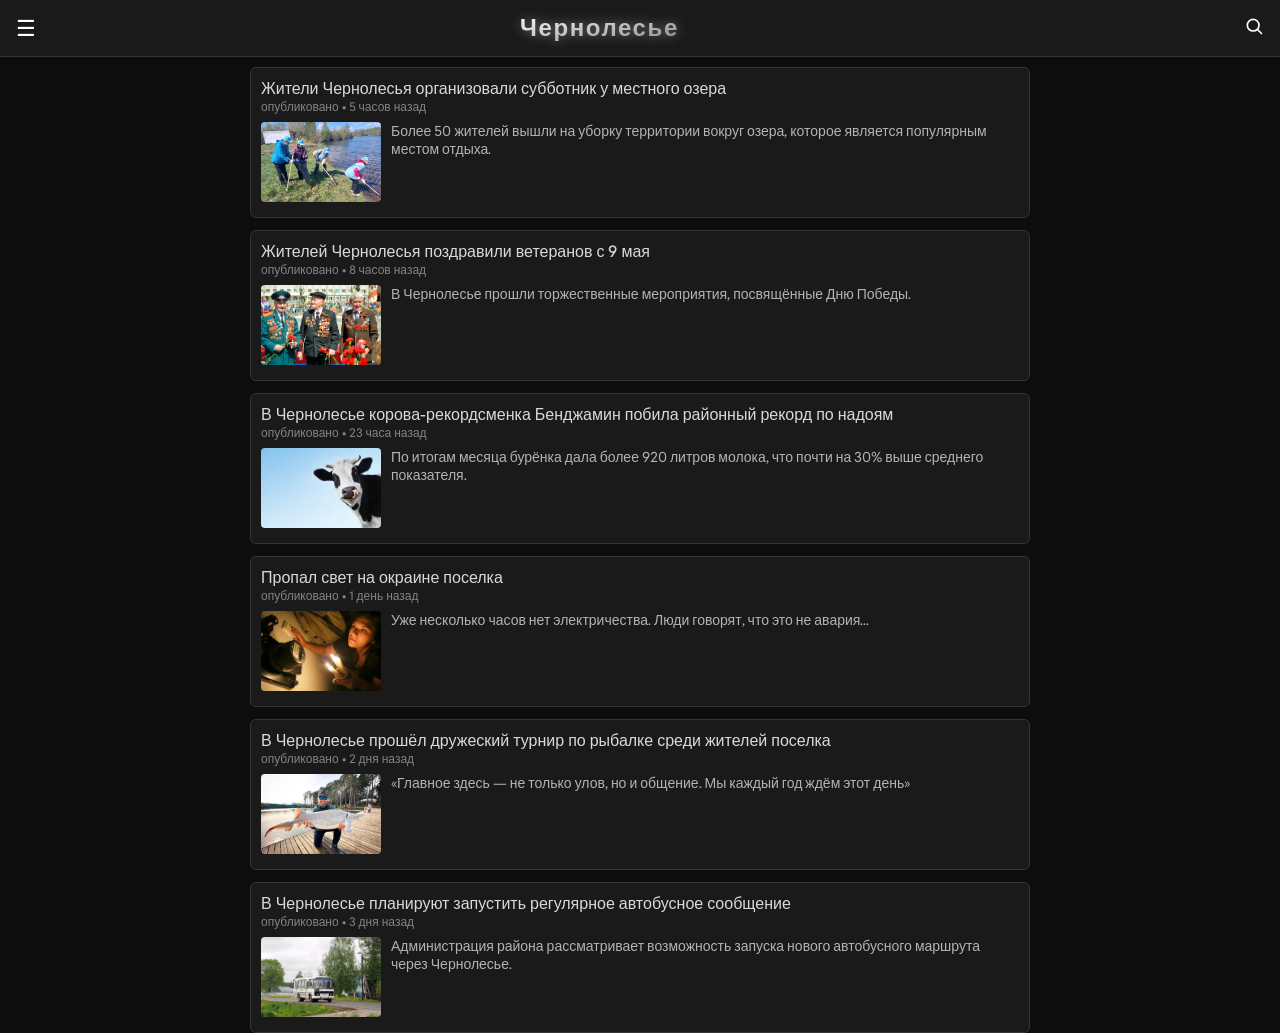
<file: index.html>
<!DOCTYPE html>
<html lang="ru">
<head>
<meta charset="UTF-8">
<meta name="viewport" content="width=device-width, initial-scale=1.0, viewport-fit=cover">
<link rel="stylesheet" href="style.css">
<title>Новости</title>
</head>
<body>
<div class="overlay"></div>

<div class="sidebar" id="sidebar">
 <div class="sidebar-header">
   <div class="sidebar-title">
     <svg viewBox="0 0 300 40" xmlns="http://www.w3.org/2000/svg">
       <defs>
         <linearGradient id="grad2" x1="0" y1="0" x2="1" y2="1">
           <stop offset="0%" stop-color="#ffffff"/>
           <stop offset="100%" stop-color="#888888"/>
         </linearGradient>
       </defs>
       <text x="0" y="30" font-family="Reddit Display, sans-serif" font-size="28" font-weight="700" fill="url(#grad2)" letter-spacing="2">
         Чернолесье
       </text>
     </svg>
   </div>
 </div>

 <div class="sidebar-content">
   <a href="index.html" class="nav-link">
    <svg viewBox="0 0 24 24"><path d="M4 5h14a2 2 0 012 2v10a2 2 0 01-2 2H6a2 2 0 01-2-2V5zm2 2v10h12V7H6zm2 2h8v2H8V9zm0 3h8v2H8v-2zM3 7h2v10H5a2 2 0 01-2-2V7z"/></svg>
    Новости
   </a>

   <a href="ochernolesie.html" class="nav-link">
    <svg viewBox="0 0 24 24"><path d="M12 2a7 7 0 00-7 7c0 5.25 7 13 7 13s7-7.75 7-13a7 7 0 00-7-7zm0 9.5A2.5 2.5 0 1112 6a2.5 2.5 0 010 5.5z"/></svg>
    О Чернолесье
   </a>

   <a href="proishestvie.html" class="siren nav-link">
    <svg viewBox="0 0 24 24"><path d="M6 14h12l-1.5-6A4.5 4.5 0 0012 4a4.5 4.5 0 00-4.5 4L6 14zm-2 2h16v2H4v-2zm3.2-10.2l-1.4-1.4-1.4 1.4 1.4 1.4 1.4-1.4zm11.2 0l1.4-1.4 1.4 1.4-1.4 1.4-1.4-1.4zM3 10h2v2H3v-2zm16 0h2v2h-2v-2z"/></svg>
    Происшествия
   </a>

   <a href="heroes.html" class="nav-link">
    <svg viewBox="0 0 24 24"><path d="M12 2l8 3v6c0 5-3.5 9-8 11-4.5-2-8-6-8-11V5l8-3zm0 3.2L6 7v4c0 3.8 2.5 6.9 6 8.7 3.5-1.8 6-4.9 6-8.7V7l-6-1.8z"/></svg>
    Наши Герои
   </a>

   <a href="forum.html" class="nav-link">
    <svg viewBox="0 0 20 20"><path d="M18.278 2.632a2.265 2.265 0 00-1.698-.627c-2.95.165-4.67.827-6.58 1.987-1.91-1.16-3.63-1.822-6.581-1.987a2.273 2.273 0 00-1.697.627A2.327 2.327 0 001 4.312v9.428c0 1.23.966 2.241 2.198 2.302 2.724.136 4.175.715 5.761 1.67a2.019 2.019 0 002.082 0c1.586-.955 3.037-1.534 5.761-1.67a2.308 2.308 0 002.199-2.302V4.312c0-.632-.264-1.244-.723-1.68zM4 6h4v1H4V6zm0 3h4v1H4V9zm0 3h4v1H4v-1z"/></svg>
    Форум
   </a>

   <a href="spravka.html" class="nav-link">
    <svg viewBox="0 0 20 20"><path d="M10 1a9 9 0 100 18 9 9 0 000-18zm0 14.5a1.25 1.25 0 110-2.5 1.25 1.25 0 010 2.5zM8.5 7.8c0-1.1.9-2 2.2-2 1.2 0 2.1.7 2.1 1.8 0 .8-.5 1.3-1.2 1.8-.7.5-1.1.9-1.1 1.8v.3H8.7v-.4c0-1.2.6-1.9 1.4-2.5.6-.4.9-.7.9-1.2 0-.5-.4-.8-1-.8s-1 .4-1 1H8.5z"/></svg>
    Справка
   </a>

   <a href="spravka.html" class="nav-link">
    <svg viewBox="0 0 24 24"><path d="M6 2h9l5 5v15a2 2 0 01-2 2H6a2 2 0 01-2-2V4a2 2 0 012-2zm8 1.5V8h4.5L14 3.5zM8 11h8v2H8v-2zm0 4h8v2H8v-2z"/></svg>
    Пользовательское соглашение
   </a>
 </div>

 <div class="sidebar-footer">Dima&Yasha © 2026<br>Все права защищены.</div>
</div>

<header>
    <div class="header-inner">
        <div class="burger" onclick="toggleMenu()">☰</div>
        <div class="title-main">
   <svg viewBox="0 0 300 40">
    <defs>
     <linearGradient id="mainGrad" x1="0" y1="0" x2="1" y2="1">
      <stop offset="0%" stop-color="#ffffff"/>
      <stop offset="100%" stop-color="#888888"/>
     </linearGradient>
    </defs>
    <text x="0" y="30" font-size="30" font-weight="700" letter-spacing="2" fill="url(#mainGrad)">
      Чернолесье
    </text>
   </svg>
</div>
        <div class="search">
<svg viewBox="0 0 24 24" width="20" height="20" fill="none" stroke="white" stroke-width="2" stroke-linecap="round" stroke-linejoin="round">
  <circle cx="11" cy="11" r="7"></circle>
  <line x1="16.65" y1="16.65" x2="21" y2="21"></line>
</svg>
</div>
    </div>
</header>


<div class="container">

<div class="post" id="post-1">

<div class="content">
  <div class="title">
    <a href="post1.html" class="nav-link">Жители Чернолесья организовали субботник у местного озера</a>
  </div>

  <div class="meta">опубликовано • 5 часов назад</div>

  <div class="post-preview">
    <a href="post1.html" class="nav-link">
    <img src="imagesposts/subbotnik.jpg" alt="preview">
    </a>
    <div class="text">
      Более 50 жителей вышли на уборку территории вокруг озера, которое является популярным местом отдыха.
    </div>
  </div>
  </div>
</div>

<div class="post" id="post-2">

  <div class="content">
    <div class="title">
      <a href="post2.html" class="nav-link">Жителей Чернолесья поздравили ветеранов с 9 мая</a>
    </div>

    <div class="meta">опубликовано • 8 часов назад</div>

    <div class="post-preview">
      <a href="post2.html" class="nav-link">
      <img src="imagesposts/veterani.jpg">
      </a>
      <div class="text">
        В Чернолесье прошли торжественные мероприятия, посвящённые Дню Победы.
      </div>
    </div>
  </div>
</div>

<div class="post" id="post-3">

  <div class="content">
    <div class="title">
      <a href="post3.html" class="nav-link">В Чернолесье корова-рекордсменка Бенджамин побила районный рекорд по надоям</a>
    </div>

    <div class="meta">опубликовано • 23 часа назад</div>

    <div class="post-preview">
      <a href="post3.html" class="nav-link">
      <img src="imagesposts/cow.jpg">
      </a>
      <div class="text">
        По итогам месяца бурёнка дала более 920 литров молока, что почти на 30% выше среднего показателя.
      </div>
    </div>
  </div>
</div>

<div class="post" id="post-4">

  <div class="content">
    <div class="title">
      <a href="post4.html" class="nav-link">Пропал свет на окраине поселка</a>
    </div>

    <div class="meta">опубликовано • 1 день назад</div>

    <div class="post-preview">
      <a href="post4.html" class="nav-link">
      <img src="imagesposts/propal-svet.jpg">
      </a>
      <div class="text">
        Уже несколько часов нет электричества. Люди говорят, что это не авария...
      </div>
    </div>
  </div>
</div>

<div class="post" id="post-5">

  <div class="content">
    <div class="title">
      <a href="post5.html" class="nav-link">В Чернолесье прошёл дружеский турнир по рыбалке среди жителей поселка</a>
    </div>

    <div class="meta">опубликовано • 2 дня назад</div>

    <div class="post-preview">
      <a href="post5.html" class="nav-link">
      <img src="imagesposts/rybalka.jpg">
      </a>
      <div class="text">
        «Главное здесь — не только улов, но и общение. Мы каждый год ждём этот день»
      </div>
    </div>
  </div>
</div>

<div class="post" id="post-6">

  <div class="content">
    <div class="title">
      <a href="post6.html" class="nav-link">В Чернолесье планируют запустить регулярное автобусное сообщение</a>
    </div>

    <div class="meta">опубликовано • 3 дня назад</div>

    <div class="post-preview">
      <a href="post6.html" class="nav-link">
      <img src="imagesposts/avtobus.jpg">
      </a>
      <div class="text">
        Администрация района рассматривает возможность запуска нового автобусного маршрута через Чернолесье.
      </div>
    </div>
  </div>
</div>
</div>
</div>

<div class="share-modal" id="shareModal">
  <div class="share-content">
    <div class="share-title">Поделиться</div>

   <div class="share-options">

  <div class="share-option" onclick="shareTo('max')">
    <img src="icons/MAX-64x64.png" alt="MAX" class="share-icon">
  </div>

  <div class="share-option" onclick="shareTo('copy')">
    Скопировать ссылку
  </div>

</div>
    <button class="close-btn" onclick="closeShare()">Закрыть</button>
  </div>

<script src="app.js"></script>
</body>
</html>
</file>
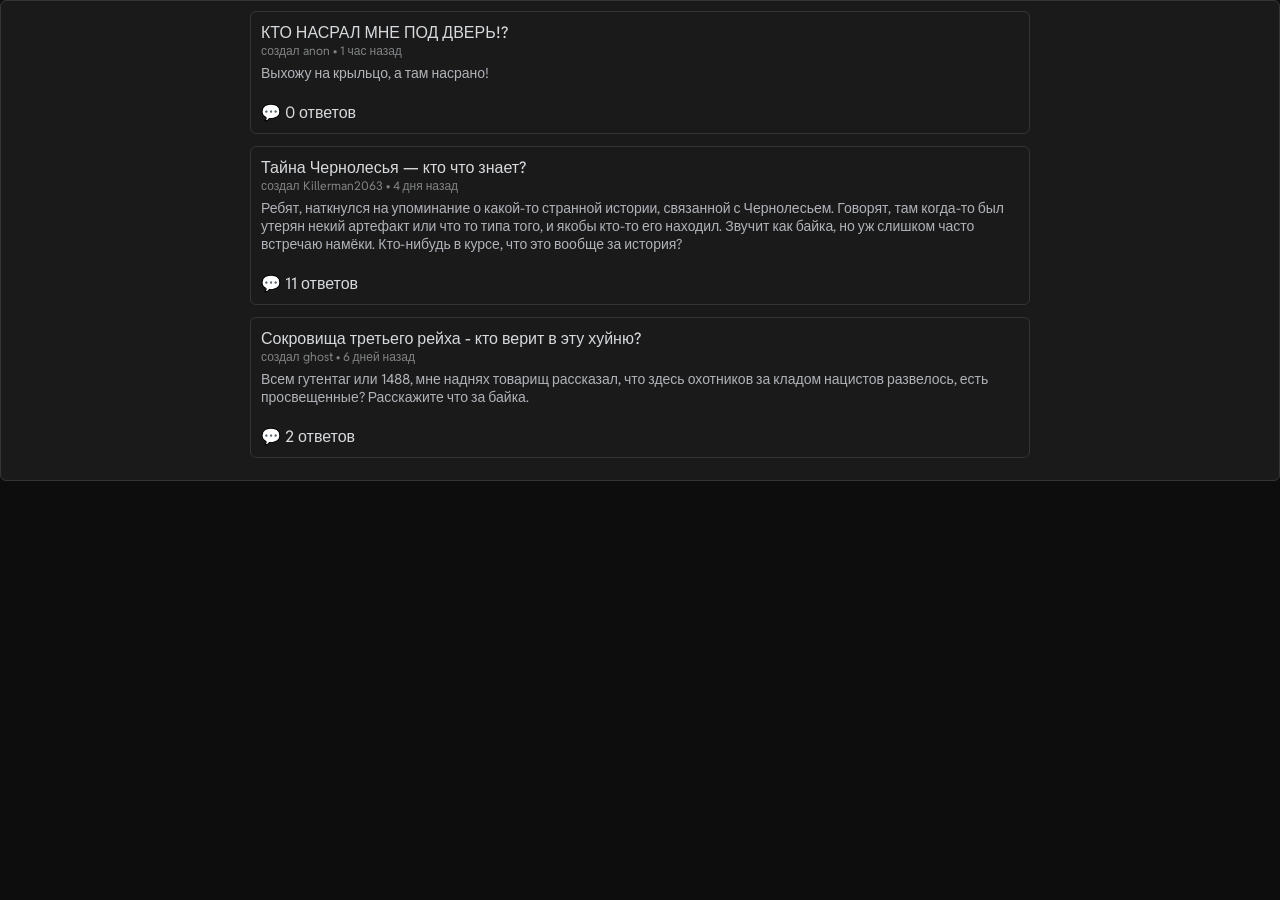
<file: forum.html>
<!DOCTYPE html>
<html lang="ru">
<head>
<meta charset="UTF-8">
<meta name="viewport" content="width=device-width, initial-scale=1.0, viewport-fit=cover">
<link rel="stylesheet" href="style.css">
<title>Форум</title>
</head>
<body>
<div class="overlay"></div>


<div class="post">

<div class="container">

  <div class="post forum-post">
    <div class="content">

      <div class="title">
        <a href="topic1.html" class="nav-link">КТО НАСРАЛ МНЕ ПОД ДВЕРЬ!?</a>
      </div>

      <div class="meta">создал anon • 1 час назад</div>

      <div class="text">
        Выхожу на крыльцо, а там насрано!
      </div>

      <div class="post-footer-actions">
        <div class="forum-stats">💬 0 ответов</div>
      </div>
      

    </div>
  </div>

  <div class="post forum-post">
    <div class="content">

      <div class="title">
        <a href="topic2.html" class="nav-link"> Тайна Чернолесья — кто что знает?
</a>
      </div>

      <div class="meta">создал Killerman2063 • 4 дня назад</div>

      <div class="text">
        Ребят, наткнулся на упоминание о какой-то странной истории, связанной с Чернолесьем. Говорят, там когда-то был утерян некий артефакт или что то типа того, и якобы кто-то его находил. Звучит как байка, но уж слишком часто встречаю намёки. Кто-нибудь в курсе, что это вообще за история?
      </div>

      <div class="post-footer-actions">
        <div class="forum-stats">💬 11 ответов</div>
      </div>

    </div>
  </div>

  <div class="post forum-post">
    <div class="content">

      <div class="title">
        <a href="topic3.html" class="nav-link">Сокровища третьего рейха - кто верит в эту хуйню?</a>
      </div>

      <div class="meta">создал ghost • 6 дней назад</div>

      <div class="text">
        Всем гутентаг или 1488, мне наднях товарищ рассказал, что здесь охотников за кладом нацистов развелось, есть просвещенные? Расскажите что за байка.
      </div>

      <div class="post-footer-actions">
        <div class="forum-stats">💬 2 ответов</div>
      </div>

    </div>
  </div>

</div>
</body>
</html>
</file>
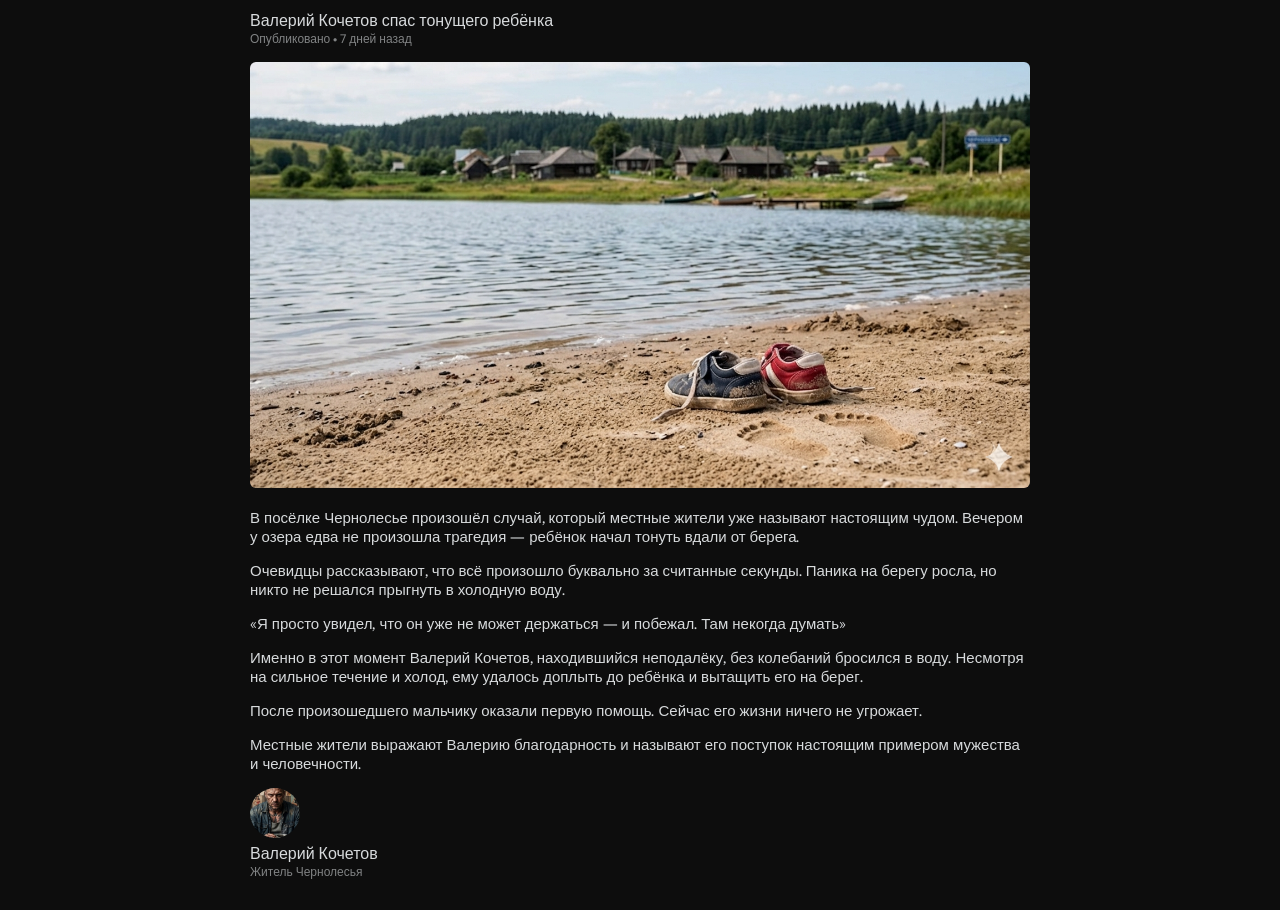
<file: heroes.html>
<!DOCTYPE html>
<html lang="ru">
<head>
<meta charset="UTF-8">
<meta name="viewport" content="width=device-width, initial-scale=1.0, viewport-fit=cover">
<link rel="stylesheet" href="style.css">
<title>Забытый форум</title>

</head>
<body>
<div class="container">

  <div class="hero-article">

    <div class="hero-title">
      Валерий Кочетов спас тонущего ребёнка
    </div>

    <div class="meta">Опубликовано • 7 дней назад</div>

    <img src="imagesposts/obuv.png" style="width:100%;border-radius:6px;margin-top:10px;">

    <div class="hero-text" style="margin-top:10px;font-size: 15px;">

      <p>
        В посёлке Чернолесье произошёл случай, который местные жители уже называют настоящим чудом.
        Вечером у озера едва не произошла трагедия — ребёнок начал тонуть вдали от берега.
      </p>

      <p>
        Очевидцы рассказывают, что всё произошло буквально за считанные секунды.
        Паника на берегу росла, но никто не решался прыгнуть в холодную воду.
      </p>

      <div class="hero-quote" style="margin-top:10px;font-size: 15px;">
        «Я просто увидел, что он уже не может держаться — и побежал. Там некогда думать»
      </div>

      <p>
        Именно в этот момент Валерий Кочетов, находившийся неподалёку,
        без колебаний бросился в воду. Несмотря на сильное течение и холод,
        ему удалось доплыть до ребёнка и вытащить его на берег.
      </p>

      <p>
        После произошедшего мальчику оказали первую помощь. Сейчас его жизни ничего не угрожает.
      </p>

      <p>
        Местные жители выражают Валерию благодарность и называют его поступок
        настоящим примером мужества и человечности.
      </p>

    </div>

    <div class="hero-profile">
      <div class="zek">
    <img src="avatars/zek.png" onclick="openImage(this)"> 
    </div>
      <div>
        <div class="hero-name">Валерий Кочетов</div>
        <div style="font-size:12px;color:#818384;">Житель Чернолесья</div>
      </div>
    </div>
    
  </div>
</div>
</body>
</html>
</file>
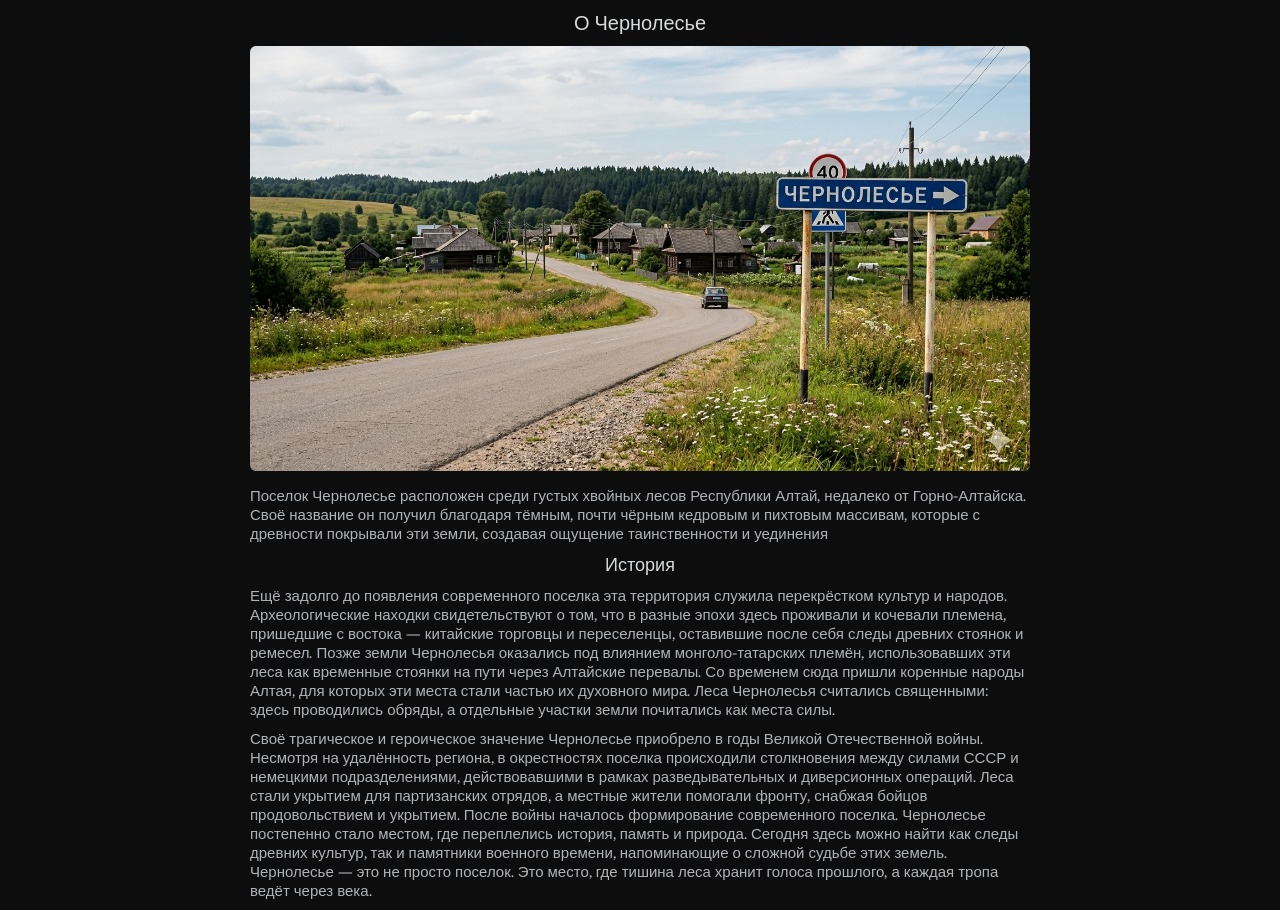
<file: ochernolesie.html>
<!DOCTYPE html>
<html lang="ru">
<head>
<meta charset="UTF-8">
<meta name="viewport" content="width=device-width, initial-scale=1.0, viewport-fit=cover">
<link rel="stylesheet" href="style.css">
<title>Забытый форум</title>

</head>
<body>
 
<div class="container">

  <!-- ОСНОВНОЙ БЛОК -->
  <div class="card">
    <div class="page-title">О Чернолесье</div>
  <div class="ochernolesie">
    <img src="imagesposts/Derevnya.png" onclick="openImage(this)"> 
    </div>
    <div class="text" style="margin-top:10px;font-size: 15px;"">
      Поселок Чернолесье расположен среди густых хвойных лесов Республики Алтай, недалеко от Горно-Алтайска. 
      Своё название он получил благодаря тёмным, почти чёрным кедровым и пихтовым массивам, которые с древности покрывали эти земли, создавая ощущение таинственности и уединения
    </div>

    

  <!-- ИСТОРИЯ -->
  <div class="card">
    <div class="section-title">История</div>

    <div class="text" style="margin-top:10px;font-size: 15px;">
      Ещё задолго до появления современного поселка эта территория служила перекрёстком культур и народов. Археологические находки свидетельствуют о том, что в разные эпохи здесь проживали и кочевали племена, пришедшие с востока — китайские торговцы и переселенцы, оставившие после себя следы древних стоянок и ремесел. Позже земли Чернолесья оказались под влиянием монголо-татарских племён, использовавших эти леса как временные стоянки на пути через Алтайские перевалы.

Со временем сюда пришли коренные народы Алтая, для которых эти места стали частью их духовного мира. Леса Чернолесья считались священными: здесь проводились обряды, а отдельные участки земли почитались как места силы.
    </div>

    <div class="text" style="margin-top:10px;font-size: 15px;">
      Своё трагическое и героическое значение Чернолесье приобрело в годы Великой Отечественной войны. Несмотря на удалённость региона, в окрестностях поселка происходили столкновения между силами СССР и немецкими подразделениями, действовавшими в рамках разведывательных и диверсионных операций. Леса стали укрытием для партизанских отрядов, а местные жители помогали фронту, снабжая бойцов продовольствием и укрытием.

После войны началось формирование современного поселка. Чернолесье постепенно стало местом, где переплелись история, память и природа. Сегодня здесь можно найти как следы древних культур, так и памятники военного времени, напоминающие о сложной судьбе этих земель.

Чернолесье — это не просто поселок. Это место, где тишина леса хранит голоса прошлого, а каждая тропа ведёт через века.
    </div>
  </div>



</body>
</html>
</file>
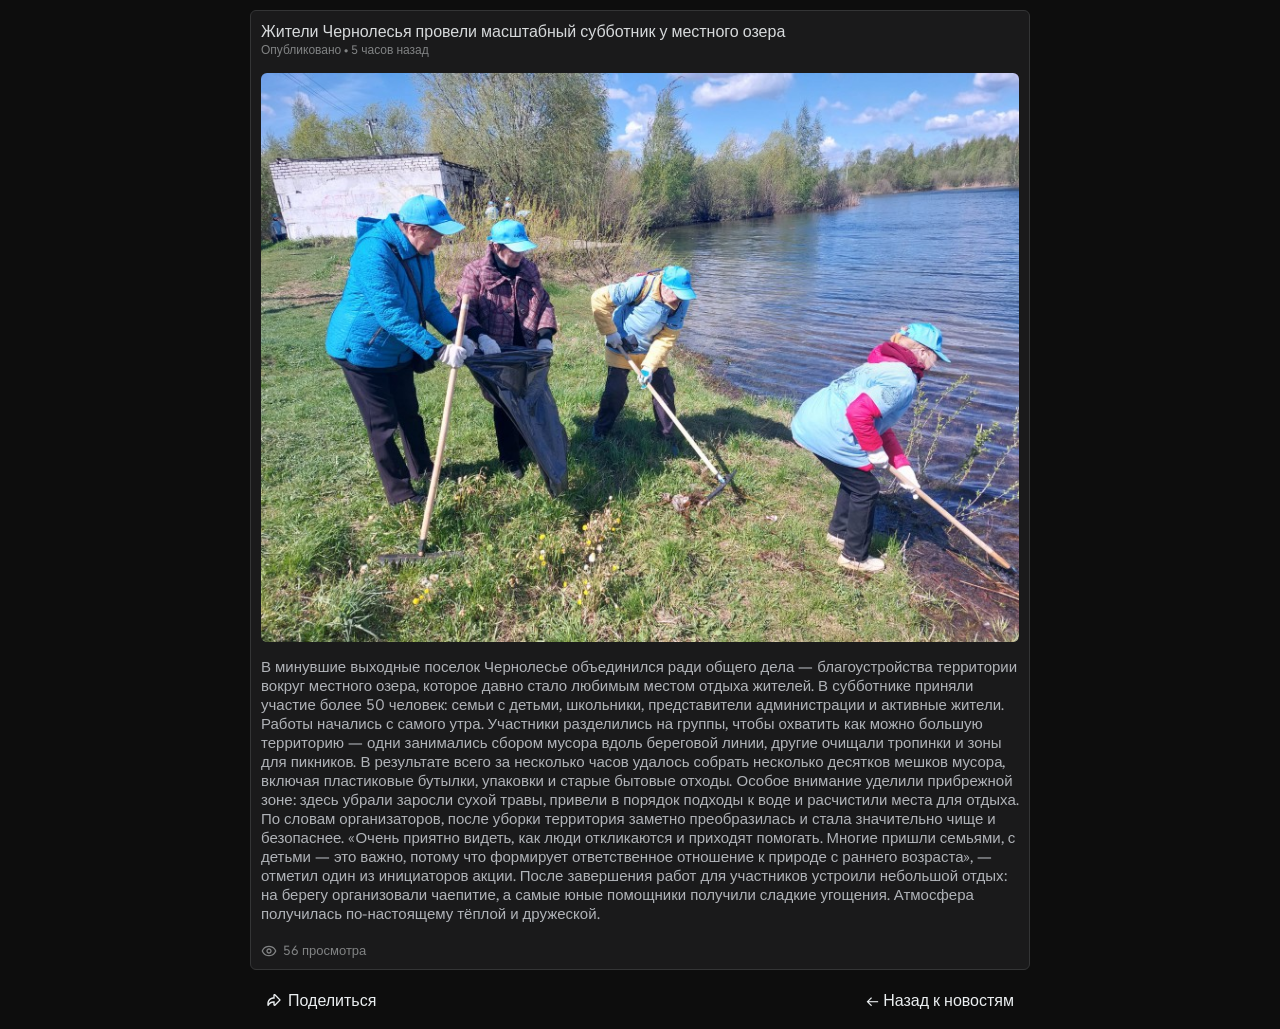
<file: post1.html>
<!DOCTYPE html>
<html lang="ru">
<head>
<meta charset="UTF-8">
<meta name="viewport" content="width=device-width, initial-scale=1.0, viewport-fit=cover">
<link rel="stylesheet" href="style.css">
<title>Забытый форум</title>

</head>
<body>

<div class="container">

<div class="post">

<div class="content">
<div class="title">Жители Чернолесья провели масштабный субботник у местного озера</div>
<div class="meta">Опубликовано • 5 часов назад</div>

<img src="imagesposts/subbotnik.jpg" style="width:100%;border-radius:6px;margin-top:10px;">

<div class="text" style="margin-top:10px;font-size: 15px;">
В минувшие выходные поселок Чернолесье объединился ради общего дела — благоустройства территории вокруг местного озера, которое давно стало любимым местом отдыха жителей. В субботнике приняли участие более 50 человек: семьи с детьми, школьники, представители администрации и активные жители.

Работы начались с самого утра. Участники разделились на группы, чтобы охватить как можно большую территорию — одни занимались сбором мусора вдоль береговой линии, другие очищали тропинки и зоны для пикников. В результате всего за несколько часов удалось собрать несколько десятков мешков мусора, включая пластиковые бутылки, упаковки и старые бытовые отходы.

Особое внимание уделили прибрежной зоне: здесь убрали заросли сухой травы, привели в порядок подходы к воде и расчистили места для отдыха. По словам организаторов, после уборки территория заметно преобразилась и стала значительно чище и безопаснее.

«Очень приятно видеть, как люди откликаются и приходят помогать. Многие пришли семьями, с детьми — это важно, потому что формирует ответственное отношение к природе с раннего возраста», — отметил один из инициаторов акции.

После завершения работ для участников устроили небольшой отдых: на берегу организовали чаепитие, а самые юные помощники получили сладкие угощения. Атмосфера получилась по-настоящему тёплой и дружеской.
</div>

<div class="post-views">
  <svg viewBox="0 0 24 24">
    <path d="M12 4c4.234 0 6.9928 1.9217 8.6699 3.8428.9642 1.1045 1.835 2.4415 2.2832 3.8535a1.007 1.007 0 0 1 0 .6074c-.4485 1.4128-1.3182 2.7481-2.2832 3.8535C18.9928 18.0783 16.234 20 12 20s-6.9928-1.9217-8.67-3.8428C2.3072 14.9854 1.671 13.7 1.047 12.3037a1.007 1.007 0 0 1 0-.6074c.4482-1.412 1.319-2.749 2.2832-3.8535C5.0072 5.9217 7.766 4 12 4m0 2C8.4565 6 6.2153 7.5785 4.837 9.1572c-.9988 1.144-1.5484 2.304-1.7686 2.8428.2202.5388.7698 1.6988 1.7685 2.8428C6.2153 16.4215 8.4565 18 12 18s5.7847-1.5785 7.1631-3.1572c.9985-1.1437 1.5473-2.3038 1.7676-2.8428-.2203-.539-.7691-1.6991-1.7676-2.8428C17.7847 7.5785 15.5435 6 12 6m0 2c2.2091 0 4 1.7909 4 4s-1.7909 4-4 4-4-1.7909-4-4 1.7909-4 4-4m0 2c-1.1046 0-2 .8954-2 2s.8954 2 2 2 2-.8954 2-2-.8954-2-2-2"/>
  </svg>
  <span>56 просмотра</span>
</div>


</div>
</div>

  
<div class="post-footer-actions">
<div class="share-btn" onclick="openShare()">
  <svg viewBox="0 0 24 24">
    <path d="M22 12c0 .3201-.1272.6271-.3535.8535l-7.6289 7.6289c-.3501.3159-.7686.5176-1.25.5176-.999-.0001-1.721-.809-1.7676-1.7676V16c-2.7579 0-5.2793 1.5587-6.5127 4.0254-.2881.5762-.6976 1.0044-1.378.9678C2.4864 20.9297 2 20.4035 2 19.7637v-2.2051C2 12.6781 5.653 8.5702 10.5 8h.5V4.7676C11.0001 3.7914 11.7914 3 12.7676 3c.4687 0 .9185.1862 1.25.5176l7.6289 7.6289c.2263.2264.3535.5334.3535.8535m-9-2h-2.3623c-3.665.4778-6.4459 3.5114-6.628 7.1758C5.7478 15.1861 8.2838 14 11 14h2v4.6719L19.6719 12 13 5.3281z"/>
  </svg>
  <span>Поделиться</span>
</div>

 <a href="index.html" class="back-btn nav-link">
    ← Назад к новостям
  </a>
</div>
</div>

<div class="share-modal" id="shareModal">
  <div class="share-content">
    <div class="share-title">Поделиться</div>

   <div class="share-options">

  <div class="share-option" onclick="shareTo('max')">
    <img src="icons/MAX-64x64.png" alt="MAX" class="share-icon">
  </div>

  <div class="share-option" onclick="shareTo('copy')">
    Скопировать ссылку
  </div>

</div>
    <button class="close-btn" onclick="closeShare()">Закрыть</button>
  </div>
</div>
</div>

</body>
</html>
</file>
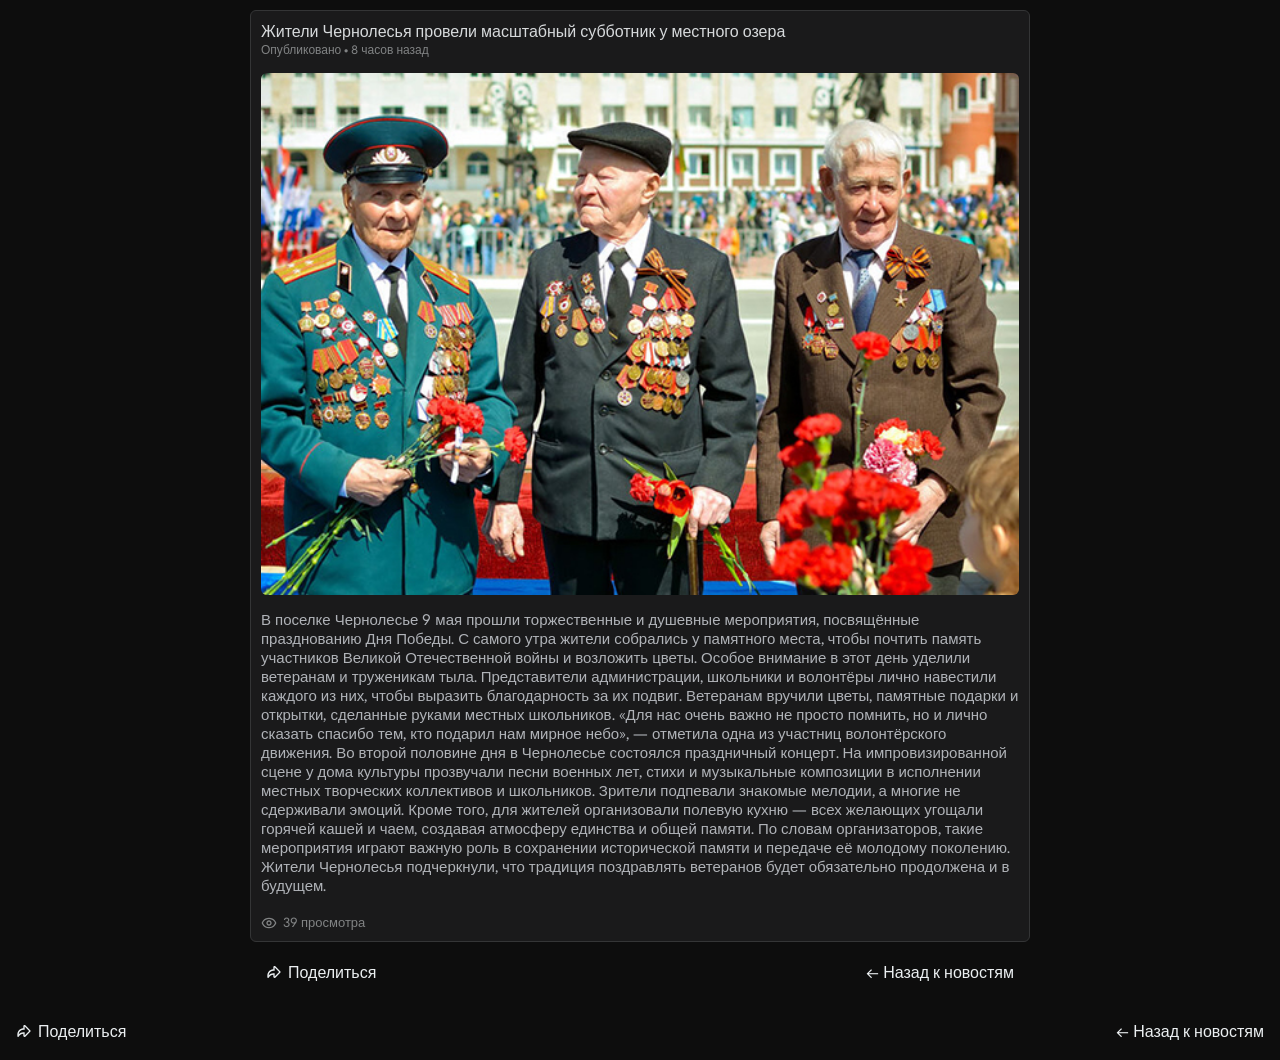
<file: post2.html>
<!DOCTYPE html>
<html lang="ru">
<head>
<meta charset="UTF-8">
<meta name="viewport" content="width=device-width, initial-scale=1.0, viewport-fit=cover">
<link rel="stylesheet" href="style.css">
<title>Забытый форум</title>

</head>
<body>

<div class="container">

<div class="post">

<div class="content">
<div class="title">Жители Чернолесья провели масштабный субботник у местного озера</div>
<div class="meta">Опубликовано • 8 часов назад</div>

<img src="imagesposts/veterani.jpg" style="width:100%;border-radius:6px;margin-top:10px;">

<div class="text" style="margin-top:10px;font-size: 15px;font-family: -apple-system, Reddit Display, sans-serif, ">
В поселке Чернолесье 9 мая прошли торжественные и душевные мероприятия, посвящённые празднованию Дня Победы. С самого утра жители собрались у памятного места, чтобы почтить память участников Великой Отечественной войны и возложить цветы.

Особое внимание в этот день уделили ветеранам и труженикам тыла. Представители администрации, школьники и волонтёры лично навестили каждого из них, чтобы выразить благодарность за их подвиг. Ветеранам вручили цветы, памятные подарки и открытки, сделанные руками местных школьников.

«Для нас очень важно не просто помнить, но и лично сказать спасибо тем, кто подарил нам мирное небо», — отметила одна из участниц волонтёрского движения.

Во второй половине дня в Чернолесье состоялся праздничный концерт. На импровизированной сцене у дома культуры прозвучали песни военных лет, стихи и музыкальные композиции в исполнении местных творческих коллективов и школьников. Зрители подпевали знакомые мелодии, а многие не сдерживали эмоций.

Кроме того, для жителей организовали полевую кухню — всех желающих угощали горячей кашей и чаем, создавая атмосферу единства и общей памяти.

По словам организаторов, такие мероприятия играют важную роль в сохранении исторической памяти и передаче её молодому поколению. Жители Чернолесья подчеркнули, что традиция поздравлять ветеранов будет обязательно продолжена и в будущем.


<div class="post-views">
  <svg viewBox="0 0 24 24">
    <path d="M12 4c4.234 0 6.9928 1.9217 8.6699 3.8428.9642 1.1045 1.835 2.4415 2.2832 3.8535a1.007 1.007 0 0 1 0 .6074c-.4485 1.4128-1.3182 2.7481-2.2832 3.8535C18.9928 18.0783 16.234 20 12 20s-6.9928-1.9217-8.67-3.8428C2.3072 14.9854 1.671 13.7 1.047 12.3037a1.007 1.007 0 0 1 0-.6074c.4482-1.412 1.319-2.749 2.2832-3.8535C5.0072 5.9217 7.766 4 12 4m0 2C8.4565 6 6.2153 7.5785 4.837 9.1572c-.9988 1.144-1.5484 2.304-1.7686 2.8428.2202.5388.7698 1.6988 1.7685 2.8428C6.2153 16.4215 8.4565 18 12 18s5.7847-1.5785 7.1631-3.1572c.9985-1.1437 1.5473-2.3038 1.7676-2.8428-.2203-.539-.7691-1.6991-1.7676-2.8428C17.7847 7.5785 15.5435 6 12 6m0 2c2.2091 0 4 1.7909 4 4s-1.7909 4-4 4-4-1.7909-4-4 1.7909-4 4-4m0 2c-1.1046 0-2 .8954-2 2s.8954 2 2 2 2-.8954 2-2-.8954-2-2-2"/>
  </svg>
  <span>39 просмотра</span>
</div>


</div>
</div>

  
</div>
<div class="post-footer-actions">
<div class="share-btn" onclick="openShare()">
  <svg viewBox="0 0 24 24">
    <path d="M22 12c0 .3201-.1272.6271-.3535.8535l-7.6289 7.6289c-.3501.3159-.7686.5176-1.25.5176-.999-.0001-1.721-.809-1.7676-1.7676V16c-2.7579 0-5.2793 1.5587-6.5127 4.0254-.2881.5762-.6976 1.0044-1.378.9678C2.4864 20.9297 2 20.4035 2 19.7637v-2.2051C2 12.6781 5.653 8.5702 10.5 8h.5V4.7676C11.0001 3.7914 11.7914 3 12.7676 3c.4687 0 .9185.1862 1.25.5176l7.6289 7.6289c.2263.2264.3535.5334.3535.8535m-9-2h-2.3623c-3.665.4778-6.4459 3.5114-6.628 7.1758C5.7478 15.1861 8.2838 14 11 14h2v4.6719L19.6719 12 13 5.3281z"/>
  </svg>
  <span>Поделиться</span>
</div>

 <a href="index.html" class="back-btn nav-link">
    ← Назад к новостям
  </a>
</div>
</div>


</div>
<div class="post-footer-actions">
<div class="share-btn" onclick="openShare()">
  <svg viewBox="0 0 24 24">
    <path d="M22 12c0 .3201-.1272.6271-.3535.8535l-7.6289 7.6289c-.3501.3159-.7686.5176-1.25.5176-.999-.0001-1.721-.809-1.7676-1.7676V16c-2.7579 0-5.2793 1.5587-6.5127 4.0254-.2881.5762-.6976 1.0044-1.378.9678C2.4864 20.9297 2 20.4035 2 19.7637v-2.2051C2 12.6781 5.653 8.5702 10.5 8h.5V4.7676C11.0001 3.7914 11.7914 3 12.7676 3c.4687 0 .9185.1862 1.25.5176l7.6289 7.6289c.2263.2264.3535.5334.3535.8535m-9-2h-2.3623c-3.665.4778-6.4459 3.5114-6.628 7.1758C5.7478 15.1861 8.2838 14 11 14h2v4.6719L19.6719 12 13 5.3281z"/>
  </svg>
  <span>Поделиться</span>
</div>

 <a href="index.html" class="back-btn nav-link">
    ← Назад к новостям
  </a>
</div>
</div>

<div class="share-modal" id="shareModal">
  <div class="share-content">
    <div class="share-title">Поделиться</div>

   <div class="share-options">

  <div class="share-option" onclick="shareTo('max')">
    <img src="icons/MAX-64x64.png" alt="MAX" class="share-icon">
  </div>

  <div class="share-option" onclick="shareTo('copy')">
    Скопировать ссылку
  </div>

</div>
    <button class="close-btn" onclick="closeShare()">Закрыть</button>
  </div>
</div>
</div>

<script src="app.js"></script>

</body>
</html>
</file>
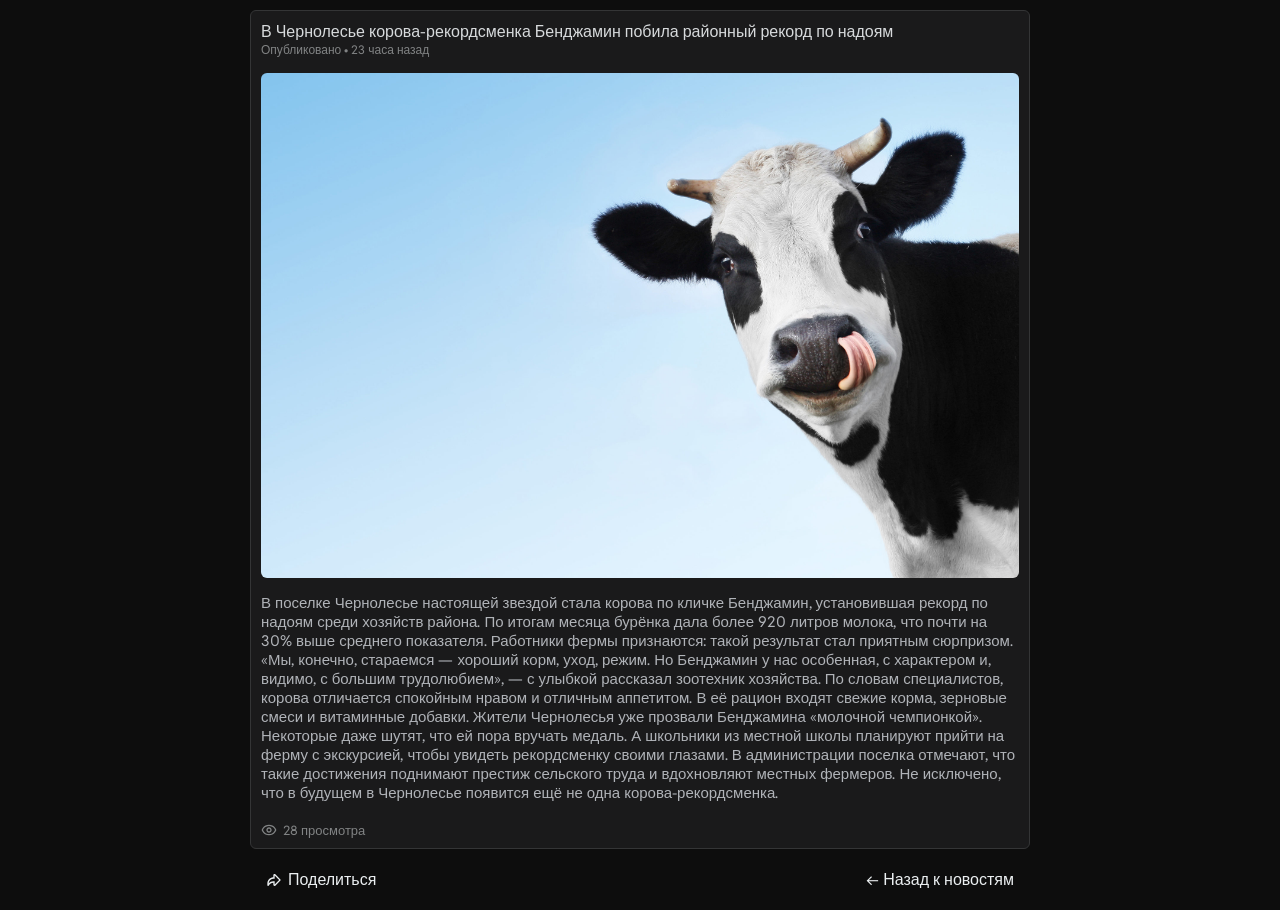
<file: post3.html>
<!DOCTYPE html>
<html lang="ru">
<head>
<meta charset="UTF-8">
<meta name="viewport" content="width=device-width, initial-scale=1.0, viewport-fit=cover">
<link rel="stylesheet" href="style.css">
<title>Забытый форум</title>
</head>
<body>

<div class="container">

<div class="post">

<div class="content">
<div class="title">В Чернолесье корова-рекордсменка Бенджамин побила районный рекорд по надоям</div>
<div class="meta">Опубликовано • 23 часа назад</div>

<img src="imagesposts/cow.jpg" style="width:100%;border-radius:6px;margin-top:10px;">

<div class="text" style="margin-top:10px;font-size: 15px;">
В поселке Чернолесье настоящей звездой стала корова по кличке Бенджамин, установившая рекорд по надоям среди хозяйств района. По итогам месяца бурёнка дала более 920 литров молока, что почти на 30% выше среднего показателя.

Работники фермы признаются: такой результат стал приятным сюрпризом. «Мы, конечно, стараемся — хороший корм, уход, режим. Но Бенджамин у нас особенная, с характером и, видимо, с большим трудолюбием», — с улыбкой рассказал зоотехник хозяйства.

По словам специалистов, корова отличается спокойным нравом и отличным аппетитом. В её рацион входят свежие корма, зерновые смеси и витаминные добавки.

Жители Чернолесья уже прозвали Бенджамина «молочной чемпионкой». Некоторые даже шутят, что ей пора вручать медаль. А школьники из местной школы планируют прийти на ферму с экскурсией, чтобы увидеть рекордсменку своими глазами.

В администрации поселка отмечают, что такие достижения поднимают престиж сельского труда и вдохновляют местных фермеров. Не исключено, что в будущем в Чернолесье появится ещё не одна корова-рекордсменка.

<div class="post-views">
  <svg viewBox="0 0 24 24">
    <path d="M12 4c4.234 0 6.9928 1.9217 8.6699 3.8428.9642 1.1045 1.835 2.4415 2.2832 3.8535a1.007 1.007 0 0 1 0 .6074c-.4485 1.4128-1.3182 2.7481-2.2832 3.8535C18.9928 18.0783 16.234 20 12 20s-6.9928-1.9217-8.67-3.8428C2.3072 14.9854 1.671 13.7 1.047 12.3037a1.007 1.007 0 0 1 0-.6074c.4482-1.412 1.319-2.749 2.2832-3.8535C5.0072 5.9217 7.766 4 12 4m0 2C8.4565 6 6.2153 7.5785 4.837 9.1572c-.9988 1.144-1.5484 2.304-1.7686 2.8428.2202.5388.7698 1.6988 1.7685 2.8428C6.2153 16.4215 8.4565 18 12 18s5.7847-1.5785 7.1631-3.1572c.9985-1.1437 1.5473-2.3038 1.7676-2.8428-.2203-.539-.7691-1.6991-1.7676-2.8428C17.7847 7.5785 15.5435 6 12 6m0 2c2.2091 0 4 1.7909 4 4s-1.7909 4-4 4-4-1.7909-4-4 1.7909-4 4-4m0 2c-1.1046 0-2 .8954-2 2s.8954 2 2 2 2-.8954 2-2-.8954-2-2-2"/>
  </svg>
  <span>28 просмотра</span>
</div>


</div>
</div>

  
</div>
<div class="post-footer-actions">
<div class="share-btn" onclick="openShare()">
  <svg viewBox="0 0 24 24">
    <path d="M22 12c0 .3201-.1272.6271-.3535.8535l-7.6289 7.6289c-.3501.3159-.7686.5176-1.25.5176-.999-.0001-1.721-.809-1.7676-1.7676V16c-2.7579 0-5.2793 1.5587-6.5127 4.0254-.2881.5762-.6976 1.0044-1.378.9678C2.4864 20.9297 2 20.4035 2 19.7637v-2.2051C2 12.6781 5.653 8.5702 10.5 8h.5V4.7676C11.0001 3.7914 11.7914 3 12.7676 3c.4687 0 .9185.1862 1.25.5176l7.6289 7.6289c.2263.2264.3535.5334.3535.8535m-9-2h-2.3623c-3.665.4778-6.4459 3.5114-6.628 7.1758C5.7478 15.1861 8.2838 14 11 14h2v4.6719L19.6719 12 13 5.3281z"/>
  </svg>
  <span>Поделиться</span>
</div>

 <a href="index.html" class="back-btn nav-link">
    ← Назад к новостям
  </a>
</div>
</div>

<div class="share-modal" id="shareModal">
  <div class="share-content">
    <div class="share-title">Поделиться</div>

   <div class="share-options">

  <div class="share-option" onclick="shareTo('max')">
    <img src="icons/MAX-64x64.png" alt="MAX" class="share-icon">
  </div>

  <div class="share-option" onclick="shareTo('copy')">
    Скопировать ссылку
  </div>

</div>
    <button class="close-btn" onclick="closeShare()">Закрыть</button>
  </div>
</div>
</div>

<script src="app.js"></script>



</body>
</html>
</file>
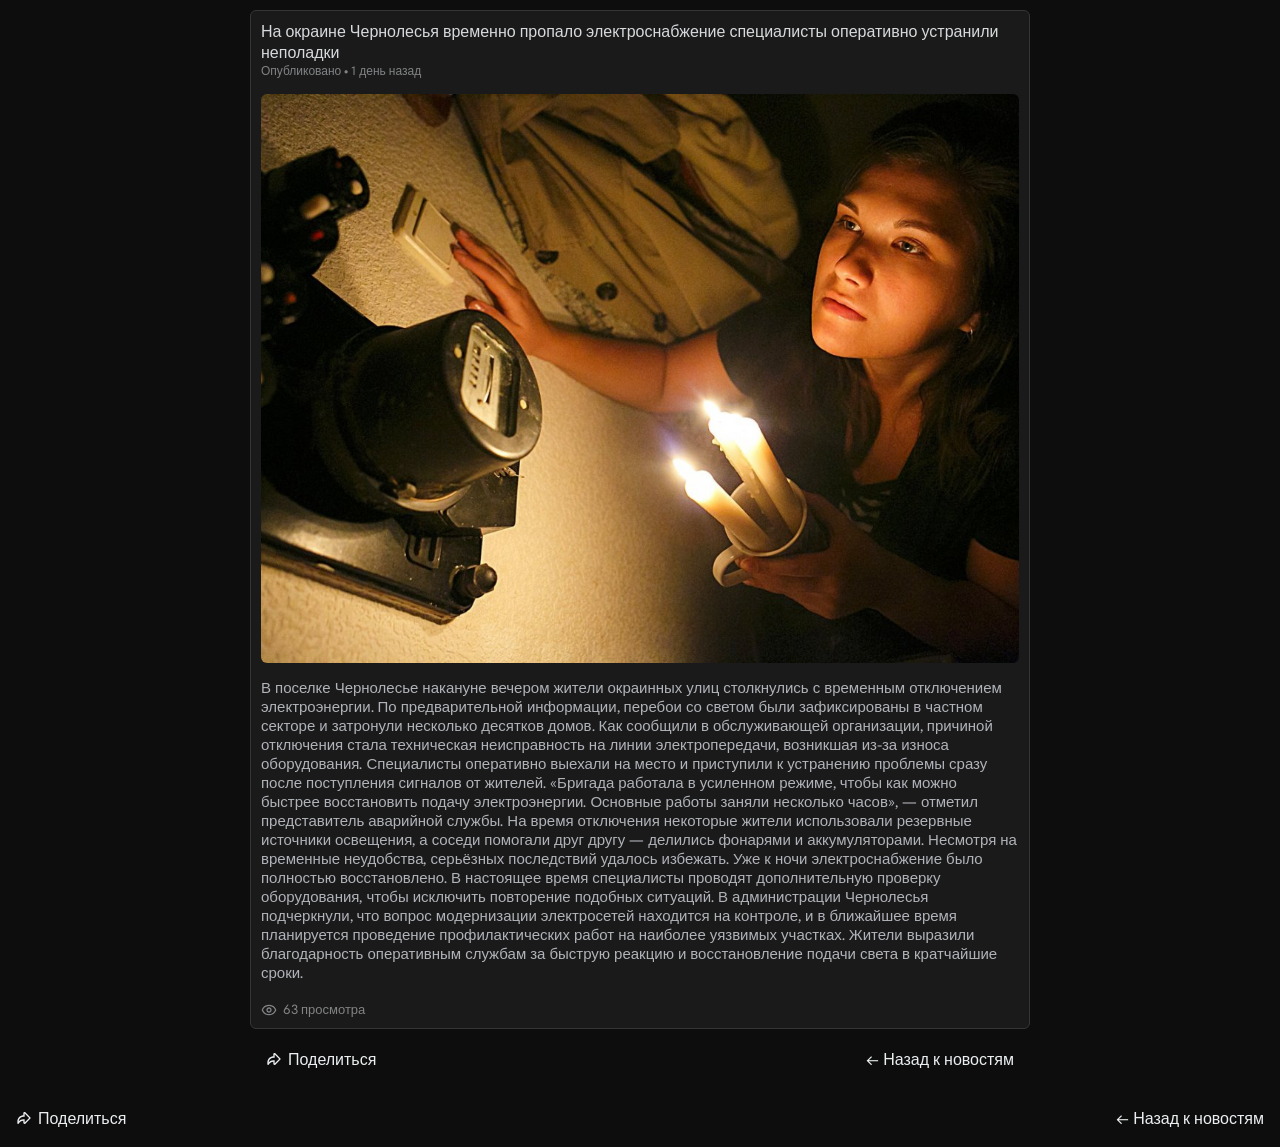
<file: post4.html>
<!DOCTYPE html>
<html lang="ru">
<head>
<meta charset="UTF-8">
<meta name="viewport" content="width=device-width, initial-scale=1.0, viewport-fit=cover">
<link rel="stylesheet" href="style.css">
<title>Забытый форум</title>
</head>
<body>


<div class="container">

<div class="post">

<div class="content">
<div class="title">На окраине Чернолесья временно пропало электроснабжение специалисты оперативно устранили неполадки
</div>
<div class="meta">Опубликовано • 1 день назад</div>

<img src="imagesposts/propal-svet.jpg" style="width:100%;border-radius:6px;margin-top:10px;">

<div class="text" style="margin-top:10px;font-size: 15px;">
В поселке Чернолесье накануне вечером жители окраинных улиц столкнулись с временным отключением электроэнергии. По предварительной информации, перебои со светом были зафиксированы в частном секторе и затронули несколько десятков домов.

Как сообщили в обслуживающей организации, причиной отключения стала техническая неисправность на линии электропередачи, возникшая из-за износа оборудования. Специалисты оперативно выехали на место и приступили к устранению проблемы сразу после поступления сигналов от жителей.

«Бригада работала в усиленном режиме, чтобы как можно быстрее восстановить подачу электроэнергии. Основные работы заняли несколько часов», — отметил представитель аварийной службы.

На время отключения некоторые жители использовали резервные источники освещения, а соседи помогали друг другу — делились фонарями и аккумуляторами. Несмотря на временные неудобства, серьёзных последствий удалось избежать.

Уже к ночи электроснабжение было полностью восстановлено. В настоящее время специалисты проводят дополнительную проверку оборудования, чтобы исключить повторение подобных ситуаций.

В администрации Чернолесья подчеркнули, что вопрос модернизации электросетей находится на контроле, и в ближайшее время планируется проведение профилактических работ на наиболее уязвимых участках.

Жители выразили благодарность оперативным службам за быструю реакцию и восстановление подачи света в кратчайшие сроки.
<div class="post-views">
  <svg viewBox="0 0 24 24">
    <path d="M12 4c4.234 0 6.9928 1.9217 8.6699 3.8428.9642 1.1045 1.835 2.4415 2.2832 3.8535a1.007 1.007 0 0 1 0 .6074c-.4485 1.4128-1.3182 2.7481-2.2832 3.8535C18.9928 18.0783 16.234 20 12 20s-6.9928-1.9217-8.67-3.8428C2.3072 14.9854 1.671 13.7 1.047 12.3037a1.007 1.007 0 0 1 0-.6074c.4482-1.412 1.319-2.749 2.2832-3.8535C5.0072 5.9217 7.766 4 12 4m0 2C8.4565 6 6.2153 7.5785 4.837 9.1572c-.9988 1.144-1.5484 2.304-1.7686 2.8428.2202.5388.7698 1.6988 1.7685 2.8428C6.2153 16.4215 8.4565 18 12 18s5.7847-1.5785 7.1631-3.1572c.9985-1.1437 1.5473-2.3038 1.7676-2.8428-.2203-.539-.7691-1.6991-1.7676-2.8428C17.7847 7.5785 15.5435 6 12 6m0 2c2.2091 0 4 1.7909 4 4s-1.7909 4-4 4-4-1.7909-4-4 1.7909-4 4-4m0 2c-1.1046 0-2 .8954-2 2s.8954 2 2 2 2-.8954 2-2-.8954-2-2-2"/>
  </svg>
  <span>63 просмотра</span>
</div>


</div>
</div>

  
</div>
<div class="post-footer-actions">
<div class="share-btn" onclick="openShare()">
  <svg viewBox="0 0 24 24">
    <path d="M22 12c0 .3201-.1272.6271-.3535.8535l-7.6289 7.6289c-.3501.3159-.7686.5176-1.25.5176-.999-.0001-1.721-.809-1.7676-1.7676V16c-2.7579 0-5.2793 1.5587-6.5127 4.0254-.2881.5762-.6976 1.0044-1.378.9678C2.4864 20.9297 2 20.4035 2 19.7637v-2.2051C2 12.6781 5.653 8.5702 10.5 8h.5V4.7676C11.0001 3.7914 11.7914 3 12.7676 3c.4687 0 .9185.1862 1.25.5176l7.6289 7.6289c.2263.2264.3535.5334.3535.8535m-9-2h-2.3623c-3.665.4778-6.4459 3.5114-6.628 7.1758C5.7478 15.1861 8.2838 14 11 14h2v4.6719L19.6719 12 13 5.3281z"/>
  </svg>
  <span>Поделиться</span>
</div>

 <a href="index.html" class="back-btn nav-link">
    ← Назад к новостям
  </a>
</div>
</div>

</div>
<div class="post-footer-actions">
<div class="share-btn" onclick="openShare()">
  <svg viewBox="0 0 24 24">
    <path d="M22 12c0 .3201-.1272.6271-.3535.8535l-7.6289 7.6289c-.3501.3159-.7686.5176-1.25.5176-.999-.0001-1.721-.809-1.7676-1.7676V16c-2.7579 0-5.2793 1.5587-6.5127 4.0254-.2881.5762-.6976 1.0044-1.378.9678C2.4864 20.9297 2 20.4035 2 19.7637v-2.2051C2 12.6781 5.653 8.5702 10.5 8h.5V4.7676C11.0001 3.7914 11.7914 3 12.7676 3c.4687 0 .9185.1862 1.25.5176l7.6289 7.6289c.2263.2264.3535.5334.3535.8535m-9-2h-2.3623c-3.665.4778-6.4459 3.5114-6.628 7.1758C5.7478 15.1861 8.2838 14 11 14h2v4.6719L19.6719 12 13 5.3281z"/>
  </svg>
  <span>Поделиться</span>
</div>

 <a href="index.html" class="back-btn nav-link">
    ← Назад к новостям
  </a>
</div>
</div>

<div class="share-modal" id="shareModal">
  <div class="share-content">
    <div class="share-title">Поделиться</div>

   <div class="share-options">

  <div class="share-option" onclick="shareTo('max')">
    <img src="icons/MAX-64x64.png" alt="MAX" class="share-icon">
  </div>

  <div class="share-option" onclick="shareTo('copy')">
    Скопировать ссылку
  </div>

</div>
    <button class="close-btn" onclick="closeShare()">Закрыть</button>
  </div>
</div>
</div>

<script src="app.js"></script>

</body>
</html>
</file>
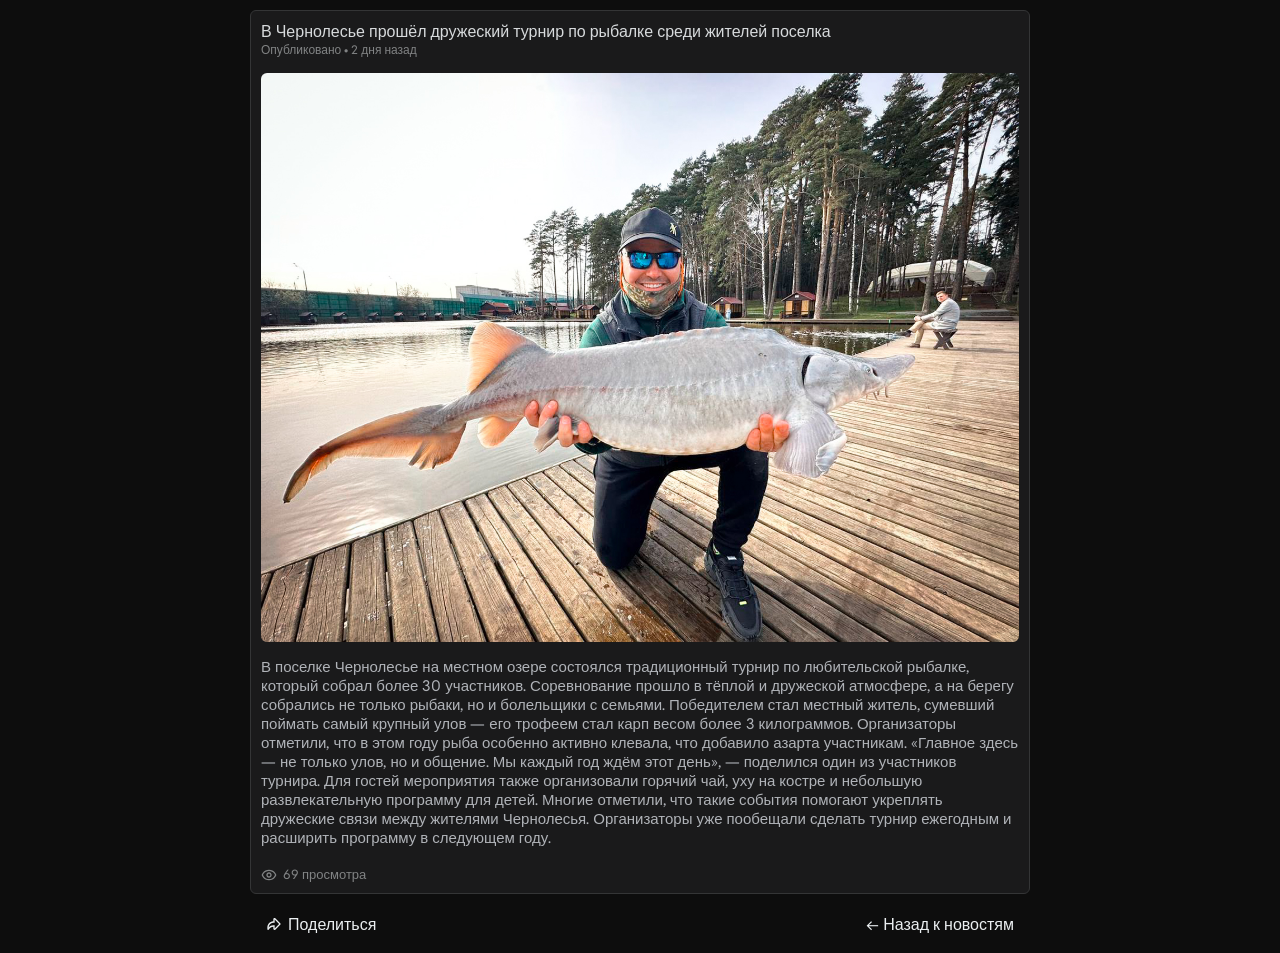
<file: post5.html>
<!DOCTYPE html>
<html lang="ru">
<head>
<meta charset="UTF-8">
<meta name="viewport" content="width=device-width, initial-scale=1.0, viewport-fit=cover">
<link rel="stylesheet" href="style.css">
<title>Забытый форум</title>
</head>
<body>


<div class="container">

<div class="post">

<div class="content">
<div class="title">В Чернолесье прошёл дружеский турнир по рыбалке среди жителей поселка
</div>
<div class="meta">Опубликовано • 2 дня назад</div>

<img src="imagesposts/rybalka.jpg" style="width:100%;border-radius:6px;margin-top:10px;">

<div class="text" style="margin-top:10px;font-size: 15px;">
В поселке Чернолесье на местном озере состоялся традиционный турнир по любительской рыбалке, который собрал более 30 участников. Соревнование прошло в тёплой и дружеской атмосфере, а на берегу собрались не только рыбаки, но и болельщики с семьями.

Победителем стал местный житель, сумевший поймать самый крупный улов — его трофеем стал карп весом более 3 килограммов. Организаторы отметили, что в этом году рыба особенно активно клевала, что добавило азарта участникам.

«Главное здесь — не только улов, но и общение. Мы каждый год ждём этот день», — поделился один из участников турнира.

Для гостей мероприятия также организовали горячий чай, уху на костре и небольшую развлекательную программу для детей. Многие отметили, что такие события помогают укреплять дружеские связи между жителями Чернолесья.

Организаторы уже пообещали сделать турнир ежегодным и расширить программу в следующем году.




<div class="post-views">
  <svg viewBox="0 0 24 24">
    <path d="M12 4c4.234 0 6.9928 1.9217 8.6699 3.8428.9642 1.1045 1.835 2.4415 2.2832 3.8535a1.007 1.007 0 0 1 0 .6074c-.4485 1.4128-1.3182 2.7481-2.2832 3.8535C18.9928 18.0783 16.234 20 12 20s-6.9928-1.9217-8.67-3.8428C2.3072 14.9854 1.671 13.7 1.047 12.3037a1.007 1.007 0 0 1 0-.6074c.4482-1.412 1.319-2.749 2.2832-3.8535C5.0072 5.9217 7.766 4 12 4m0 2C8.4565 6 6.2153 7.5785 4.837 9.1572c-.9988 1.144-1.5484 2.304-1.7686 2.8428.2202.5388.7698 1.6988 1.7685 2.8428C6.2153 16.4215 8.4565 18 12 18s5.7847-1.5785 7.1631-3.1572c.9985-1.1437 1.5473-2.3038 1.7676-2.8428-.2203-.539-.7691-1.6991-1.7676-2.8428C17.7847 7.5785 15.5435 6 12 6m0 2c2.2091 0 4 1.7909 4 4s-1.7909 4-4 4-4-1.7909-4-4 1.7909-4 4-4m0 2c-1.1046 0-2 .8954-2 2s.8954 2 2 2 2-.8954 2-2-.8954-2-2-2"/>
  </svg>
  <span>69 просмотра</span>
</div>


</div>
</div>

  
</div>
<div class="post-footer-actions">
<div class="share-btn" onclick="openShare()">
  <svg viewBox="0 0 24 24">
    <path d="M22 12c0 .3201-.1272.6271-.3535.8535l-7.6289 7.6289c-.3501.3159-.7686.5176-1.25.5176-.999-.0001-1.721-.809-1.7676-1.7676V16c-2.7579 0-5.2793 1.5587-6.5127 4.0254-.2881.5762-.6976 1.0044-1.378.9678C2.4864 20.9297 2 20.4035 2 19.7637v-2.2051C2 12.6781 5.653 8.5702 10.5 8h.5V4.7676C11.0001 3.7914 11.7914 3 12.7676 3c.4687 0 .9185.1862 1.25.5176l7.6289 7.6289c.2263.2264.3535.5334.3535.8535m-9-2h-2.3623c-3.665.4778-6.4459 3.5114-6.628 7.1758C5.7478 15.1861 8.2838 14 11 14h2v4.6719L19.6719 12 13 5.3281z"/>
  </svg>
  <span>Поделиться</span>
</div>

 <a href="index.html" class="back-btn nav-link">
    ← Назад к новостям
  </a>
</div>
</div>

<div class="share-modal" id="shareModal">
  <div class="share-content">
    <div class="share-title">Поделиться</div>

   <div class="share-options">

  <div class="share-option" onclick="shareTo('max')">
    <img src="icons/MAX-64x64.png" alt="MAX" class="share-icon">
  </div>

  <div class="share-option" onclick="shareTo('copy')">
    Скопировать ссылку
  </div>

</div>
    <button class="close-btn" onclick="closeShare()">Закрыть</button>
  </div>
</div>
</div>

<script src="app.js"></script>

</body>
</html>
</file>
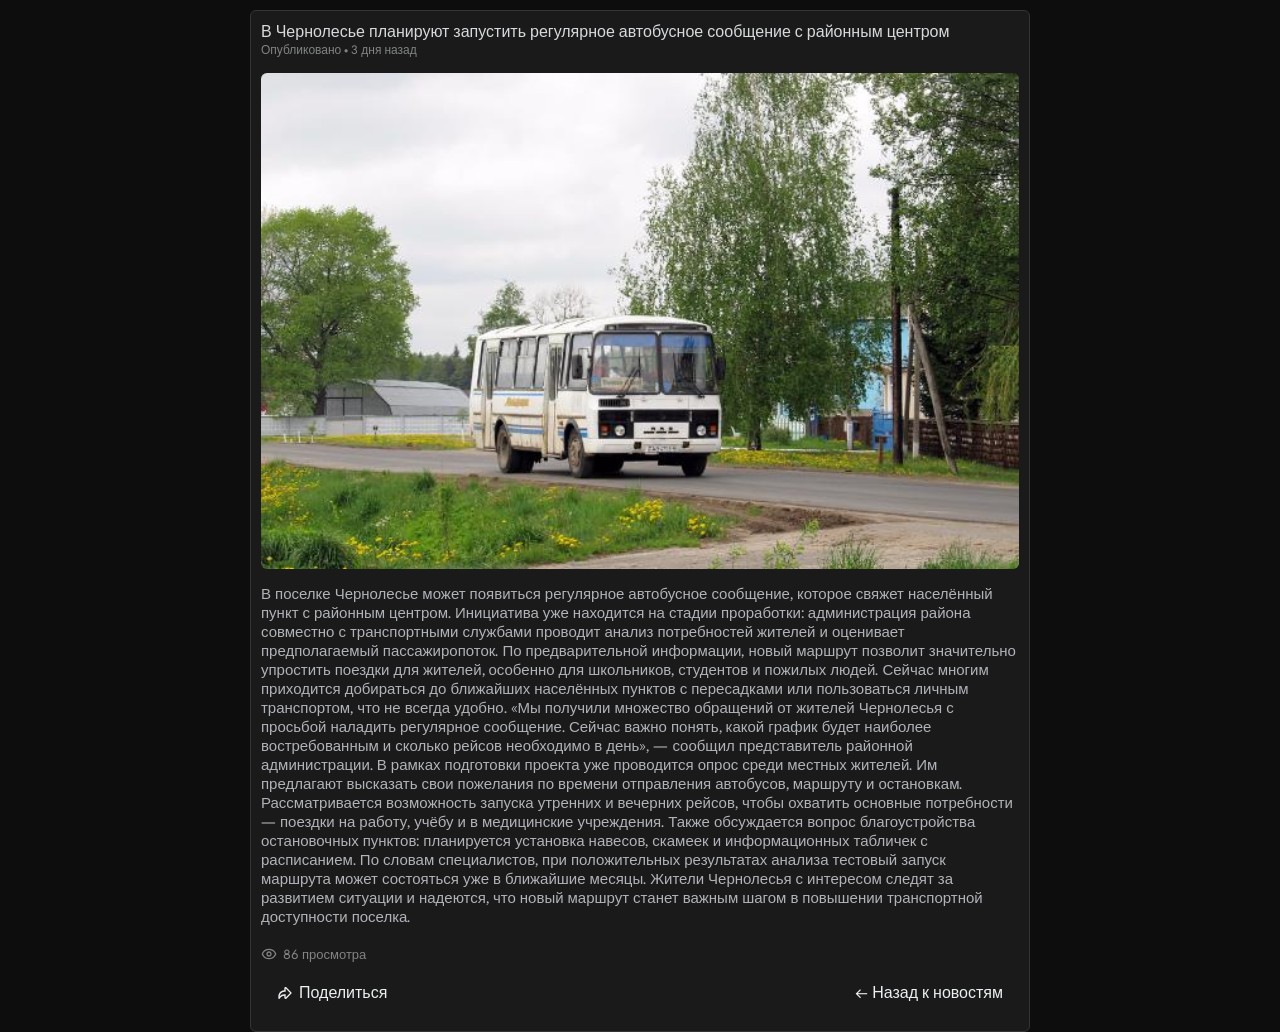
<file: post6.html>
<!DOCTYPE html>
<html lang="ru">
<head>
<meta charset="UTF-8">
<meta name="viewport" content="width=device-width, initial-scale=1.0, viewport-fit=cover">
<link rel="stylesheet" href="style.css">
<title>Забытый форум</title>
</head>
<body>

<div class="container">

<div class="post">

<div class="content">
<div class="title">В Чернолесье планируют запустить регулярное автобусное сообщение с районным центром</div>
<div class="meta">Опубликовано • 3 дня назад</div>

<img src="imagesposts/avtobus.jpg" style="width:100%;border-radius:6px;margin-top:10px;">

<div class="text" style="margin-top:10px;font-size: 15px;">
В поселке Чернолесье может появиться регулярное автобусное сообщение, которое свяжет населённый пункт с районным центром. Инициатива уже находится на стадии проработки: администрация района совместно с транспортными службами проводит анализ потребностей жителей и оценивает предполагаемый пассажиропоток.

По предварительной информации, новый маршрут позволит значительно упростить поездки для жителей, особенно для школьников, студентов и пожилых людей. Сейчас многим приходится добираться до ближайших населённых пунктов с пересадками или пользоваться личным транспортом, что не всегда удобно.

«Мы получили множество обращений от жителей Чернолесья с просьбой наладить регулярное сообщение. Сейчас важно понять, какой график будет наиболее востребованным и сколько рейсов необходимо в день», — сообщил представитель районной администрации.

В рамках подготовки проекта уже проводится опрос среди местных жителей. Им предлагают высказать свои пожелания по времени отправления автобусов, маршруту и остановкам. Рассматривается возможность запуска утренних и вечерних рейсов, чтобы охватить основные потребности — поездки на работу, учёбу и в медицинские учреждения.

Также обсуждается вопрос благоустройства остановочных пунктов: планируется установка навесов, скамеек и информационных табличек с расписанием.

По словам специалистов, при положительных результатах анализа тестовый запуск маршрута может состояться уже в ближайшие месяцы. Жители Чернолесья с интересом следят за развитием ситуации и надеются, что новый маршрут станет важным шагом в повышении транспортной доступности поселка.


<div class="post-views">
  <svg viewBox="0 0 24 24">
    <path d="M12 4c4.234 0 6.9928 1.9217 8.6699 3.8428.9642 1.1045 1.835 2.4415 2.2832 3.8535a1.007 1.007 0 0 1 0 .6074c-.4485 1.4128-1.3182 2.7481-2.2832 3.8535C18.9928 18.0783 16.234 20 12 20s-6.9928-1.9217-8.67-3.8428C2.3072 14.9854 1.671 13.7 1.047 12.3037a1.007 1.007 0 0 1 0-.6074c.4482-1.412 1.319-2.749 2.2832-3.8535C5.0072 5.9217 7.766 4 12 4m0 2C8.4565 6 6.2153 7.5785 4.837 9.1572c-.9988 1.144-1.5484 2.304-1.7686 2.8428.2202.5388.7698 1.6988 1.7685 2.8428C6.2153 16.4215 8.4565 18 12 18s5.7847-1.5785 7.1631-3.1572c.9985-1.1437 1.5473-2.3038 1.7676-2.8428-.2203-.539-.7691-1.6991-1.7676-2.8428C17.7847 7.5785 15.5435 6 12 6m0 2c2.2091 0 4 1.7909 4 4s-1.7909 4-4 4-4-1.7909-4-4 1.7909-4 4-4m0 2c-1.1046 0-2 .8954-2 2s.8954 2 2 2 2-.8954 2-2-.8954-2-2-2"/>
  </svg>
  <span>86 просмотра</span>
</div>

</div>
<div class="post-footer-actions">
<div class="share-btn" onclick="openShare()">
  <svg viewBox="0 0 24 24">
    <path d="M22 12c0 .3201-.1272.6271-.3535.8535l-7.6289 7.6289c-.3501.3159-.7686.5176-1.25.5176-.999-.0001-1.721-.809-1.7676-1.7676V16c-2.7579 0-5.2793 1.5587-6.5127 4.0254-.2881.5762-.6976 1.0044-1.378.9678C2.4864 20.9297 2 20.4035 2 19.7637v-2.2051C2 12.6781 5.653 8.5702 10.5 8h.5V4.7676C11.0001 3.7914 11.7914 3 12.7676 3c.4687 0 .9185.1862 1.25.5176l7.6289 7.6289c.2263.2264.3535.5334.3535.8535m-9-2h-2.3623c-3.665.4778-6.4459 3.5114-6.628 7.1758C5.7478 15.1861 8.2838 14 11 14h2v4.6719L19.6719 12 13 5.3281z"/>
  </svg>
  <span>Поделиться</span>
</div>

 <a href="index.html" class="back-btn nav-link">
    ← Назад к новостям
  </a>
</div>
</div>

<div class="share-modal" id="shareModal">
  <div class="share-content">
    <div class="share-title">Поделиться</div>

   <div class="share-options">

  <div class="share-option" onclick="shareTo('max')">
    <img src="icons/MAX-64x64.png" alt="MAX" class="share-icon">
  </div>

  <div class="share-option" onclick="shareTo('copy')">
    Скопировать ссылку
  </div>

</div>
    <button class="close-btn" onclick="closeShare()">Закрыть</button>
  </div>
</div>
</div>

<script src="app.js"></script>


</body>
</html>
</file>
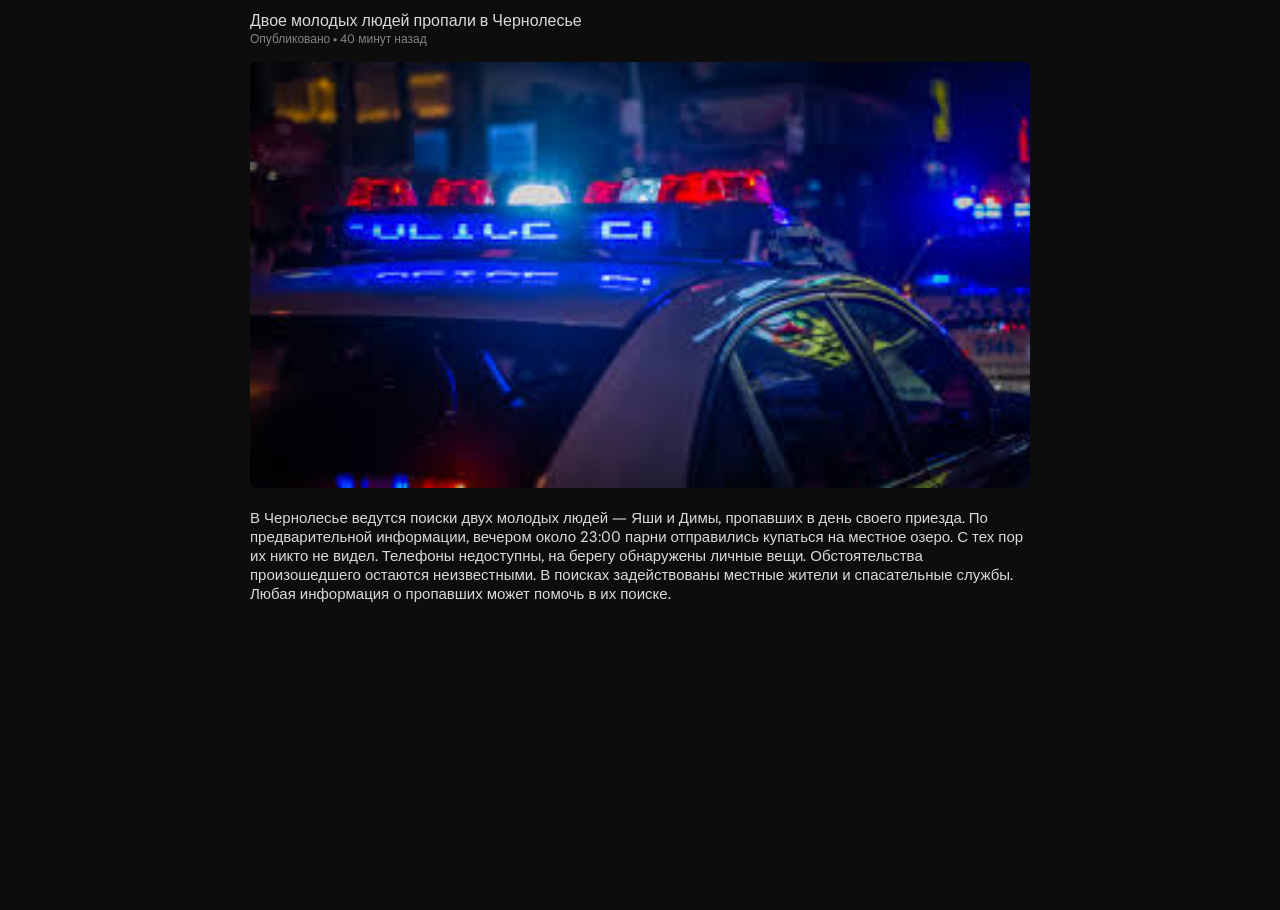
<file: proishestvie.html>
<!DOCTYPE html>
<html lang="ru">
<head>
<meta charset="UTF-8">
<meta name="viewport" content="width=device-width, initial-scale=1.0, viewport-fit=cover">
<link rel="stylesheet" href="style.css">
<title>Забытый форум</title>
</head>
<body>
 
<div class="container">

  <div class="hero-article">

    <div class="page-title1">
      Двое молодых людей пропали в Чернолесье
    </div>

    <div class="meta">Опубликовано • 40 минут назад</div>

    <img src="imagesposts/propazha.jpg" style="width:100%;border-radius:6px;margin-top:10px;">

    <div class="hero-text" style="margin-top:10px;font-size: 15px;">

      <p>
       В Чернолесье ведутся поиски двух молодых людей — Яши и Димы, пропавших в день своего приезда.

По предварительной информации, вечером около 23:00 парни отправились купаться на местное озеро. С тех пор их никто не видел. Телефоны недоступны, на берегу обнаружены личные вещи.

Обстоятельства произошедшего остаются неизвестными. В поисках задействованы местные жители и спасательные службы.

Любая информация о пропавших может помочь в их поиске.
      </p>

    </div>

</body>
</html>
</file>
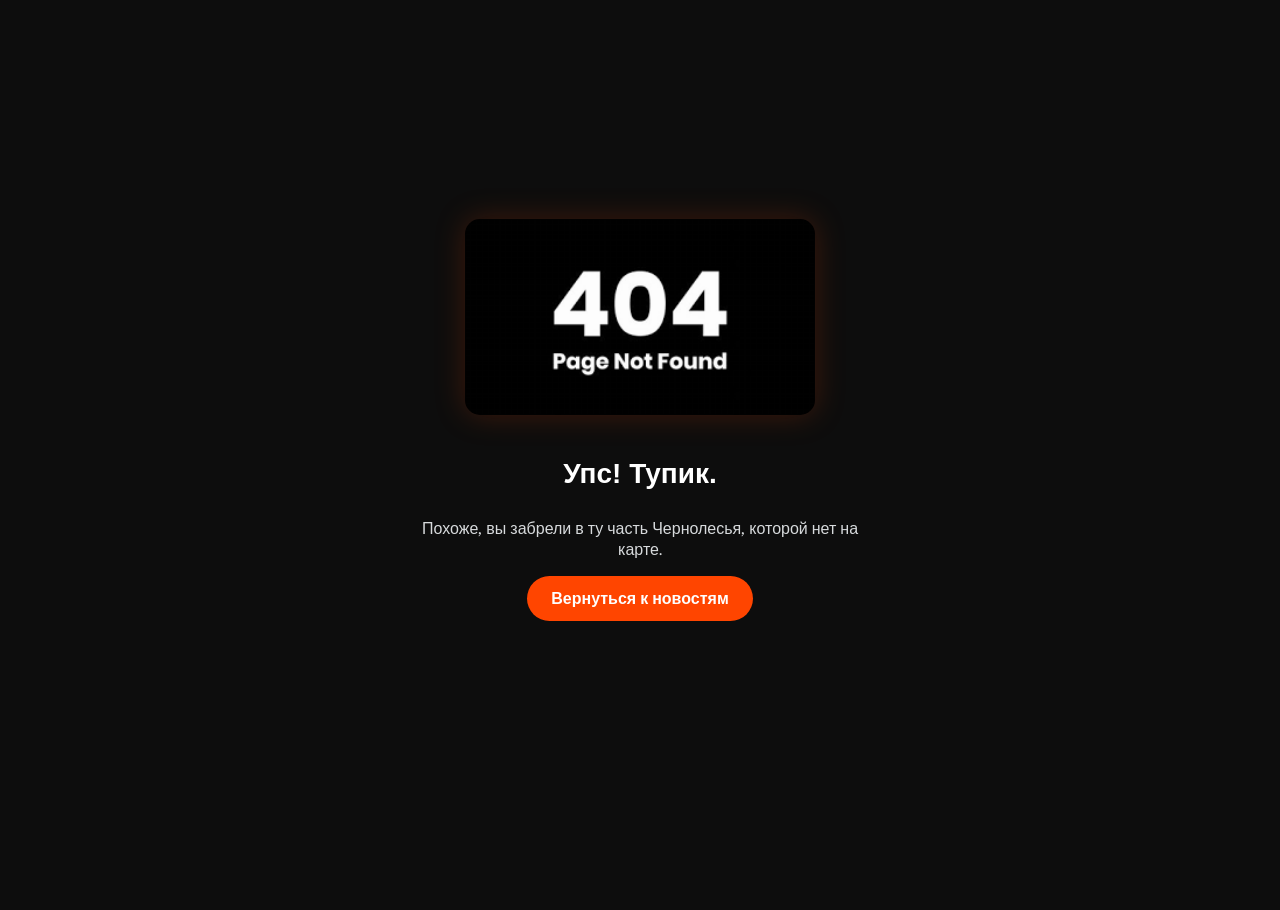
<file: spravka.html>
<!DOCTYPE html>
<html lang="ru">
<head>
<meta charset="UTF-8">
<meta name="viewport" content="width=device-width, initial-scale=1.0">
<link rel="stylesheet" href="style.css">
<title>Not Found</title>
</head>
<body>


    <main class="container error-container">
        <div class="error-content">
            <!-- ТВОЕ ИЗОБРАЖЕНИЕ -->
            <img src="imagesposts/404.png" alt="404 Not Found" class="error-img">
            
            <h1>Упс! Тупик.</h1>
            <p>Похоже, вы забрели в ту часть Чернолесья, которой нет на карте.</p>
            
            <a href="index.html" class="nav-link error-back-btn">
                Вернуться к новостям
            </a>
        </div>
    </main>


    <script src="app.js"></script>
</body>
</html>
</file>
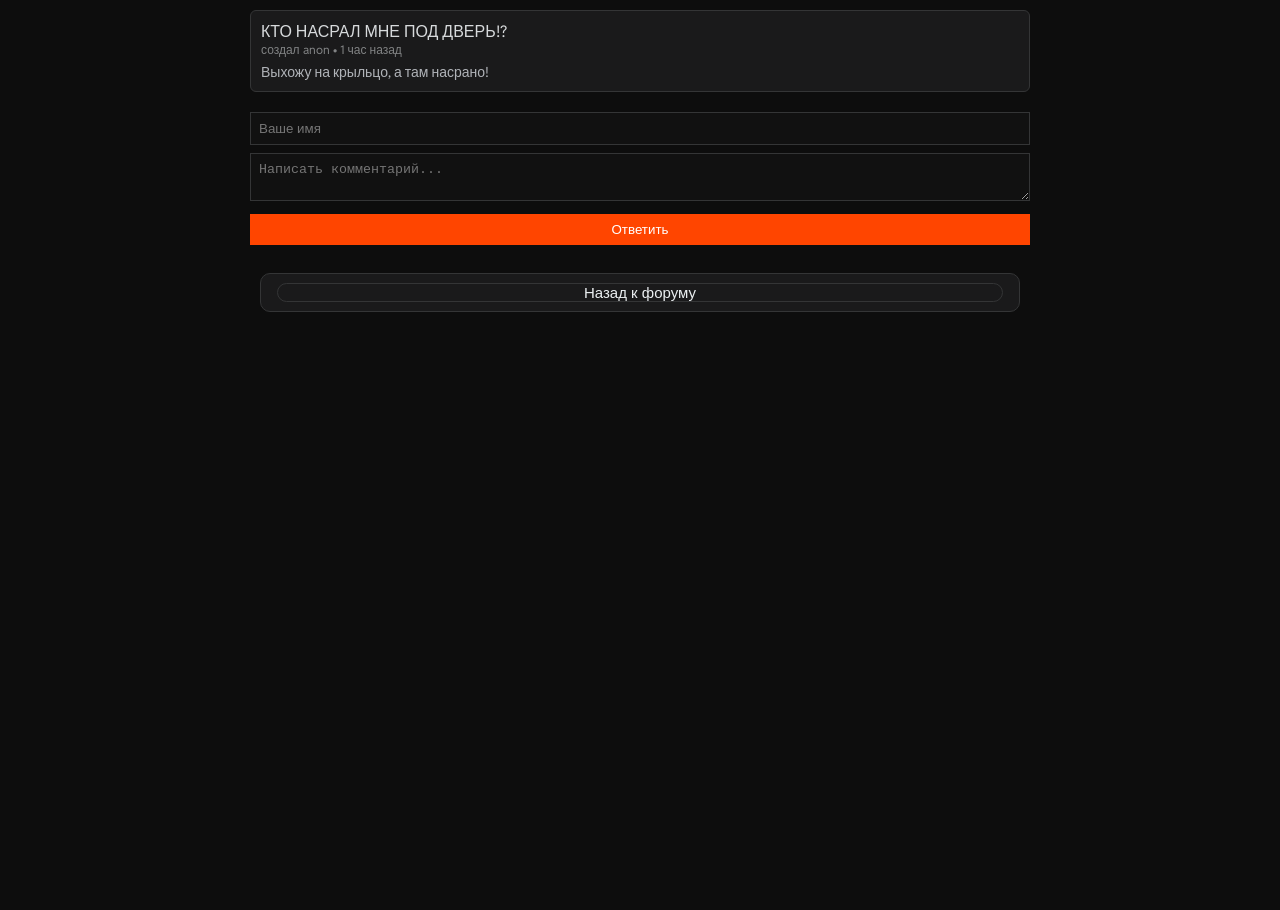
<file: topic1.html>
<!DOCTYPE html>
<html lang="ru">
<head>
<meta charset="UTF-8">
<meta name="viewport" content="width=device-width, initial-scale=1.0, viewport-fit=cover">
<link rel="stylesheet" href="style.css">
<title>Форум</title>
</style>
</head>
<body>


<div class="container">

  <div class="post">
    <div class="content">

      <div class="title">
        КТО НАСРАЛ МНЕ ПОД ДВЕРЬ!?
      </div>

      <div class="meta">создал anon • 1 час назад</div>

      <div class="text">
         Выхожу на крыльцо, а там насрано!
      </div>

    </div>
  </div>

  <!-- КОММЕНТАРИИ -->

  <div class="comments">

    

    <!-- форма -->
    <div class="comment-form">
      <input placeholder="Ваше имя">
      <textarea placeholder="Написать комментарий..."></textarea>
      <button onclick="addComment(this)">Ответить</button>
    </div>

  </div>

  <!-- кнопки снизу -->
<div class="post-footer-actions">

<button class="forum-back-btn">
    <a href="forum.html" class="forum-back-btn nav-link">
       Назад к форуму
    </a>
    </button>

  </div>

 </div>
  
  </div>






<script src="app.js"></script>






</body>
</html>
</file>
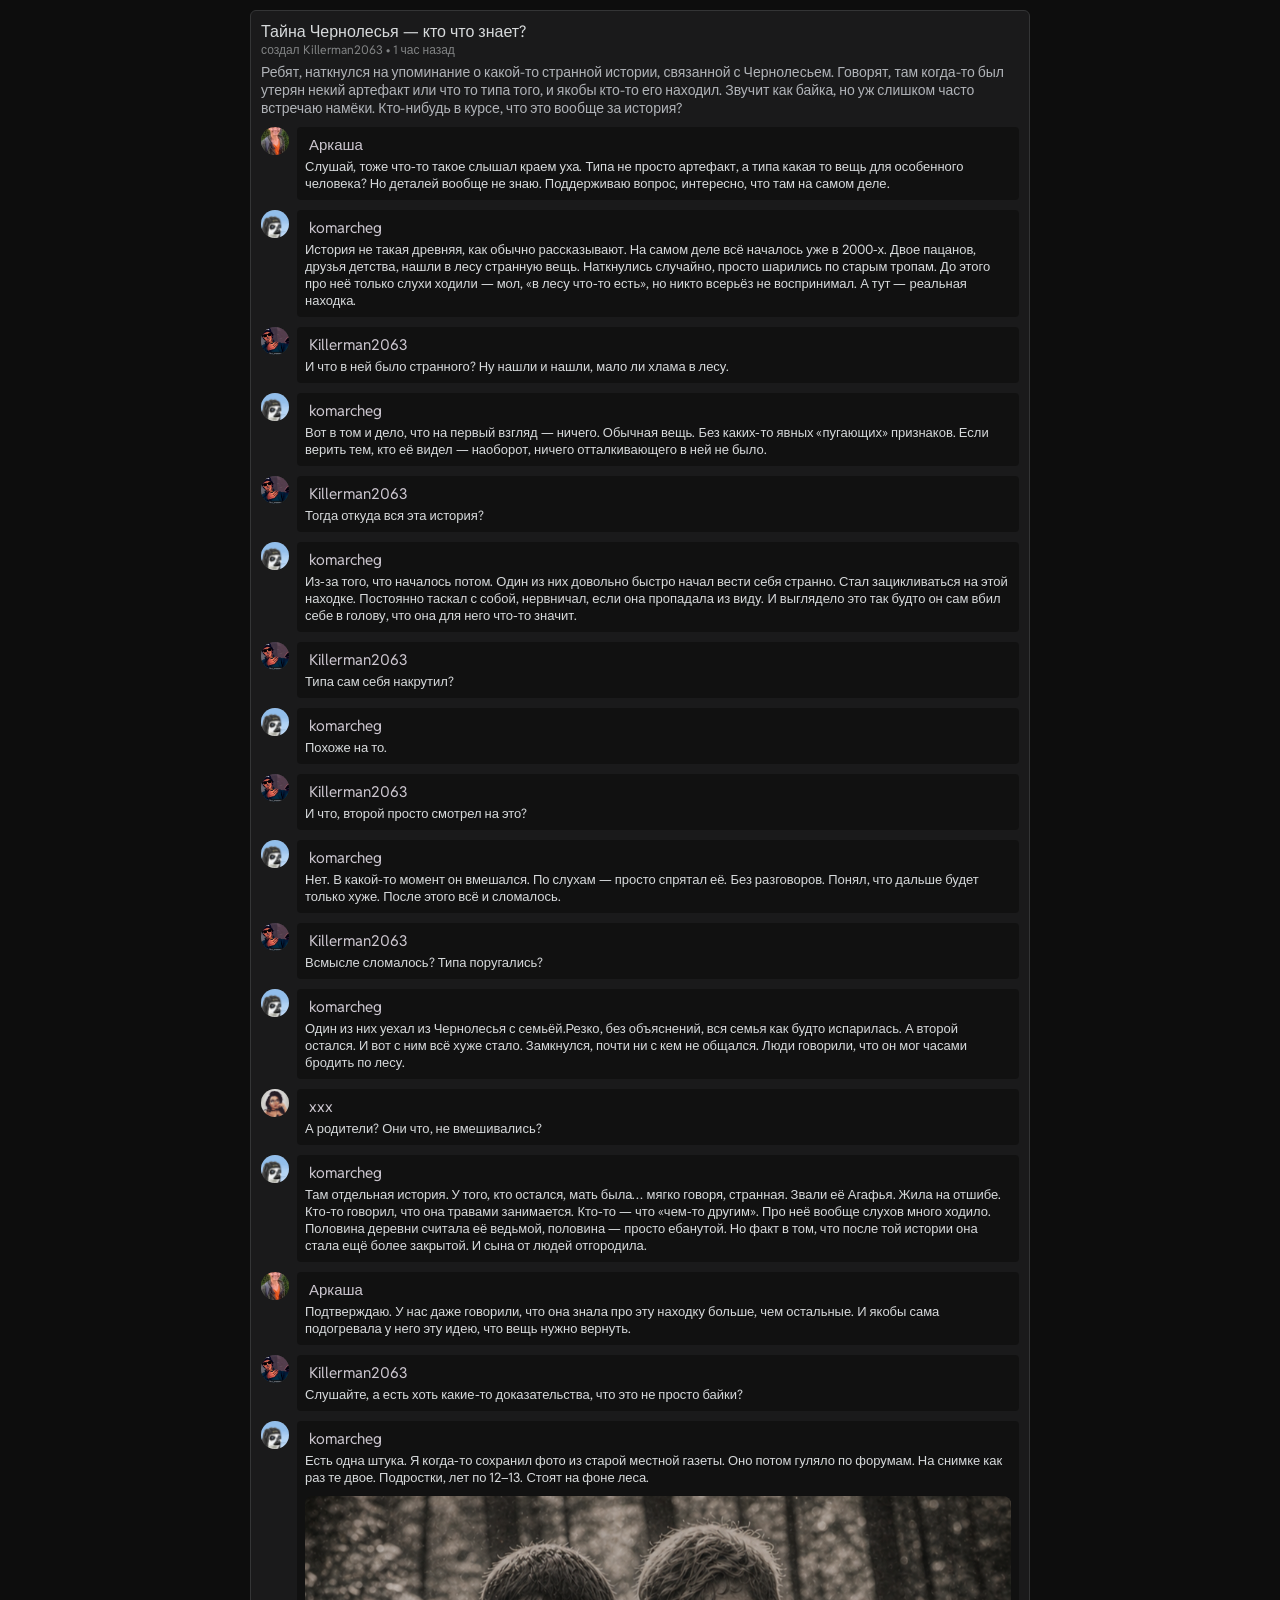
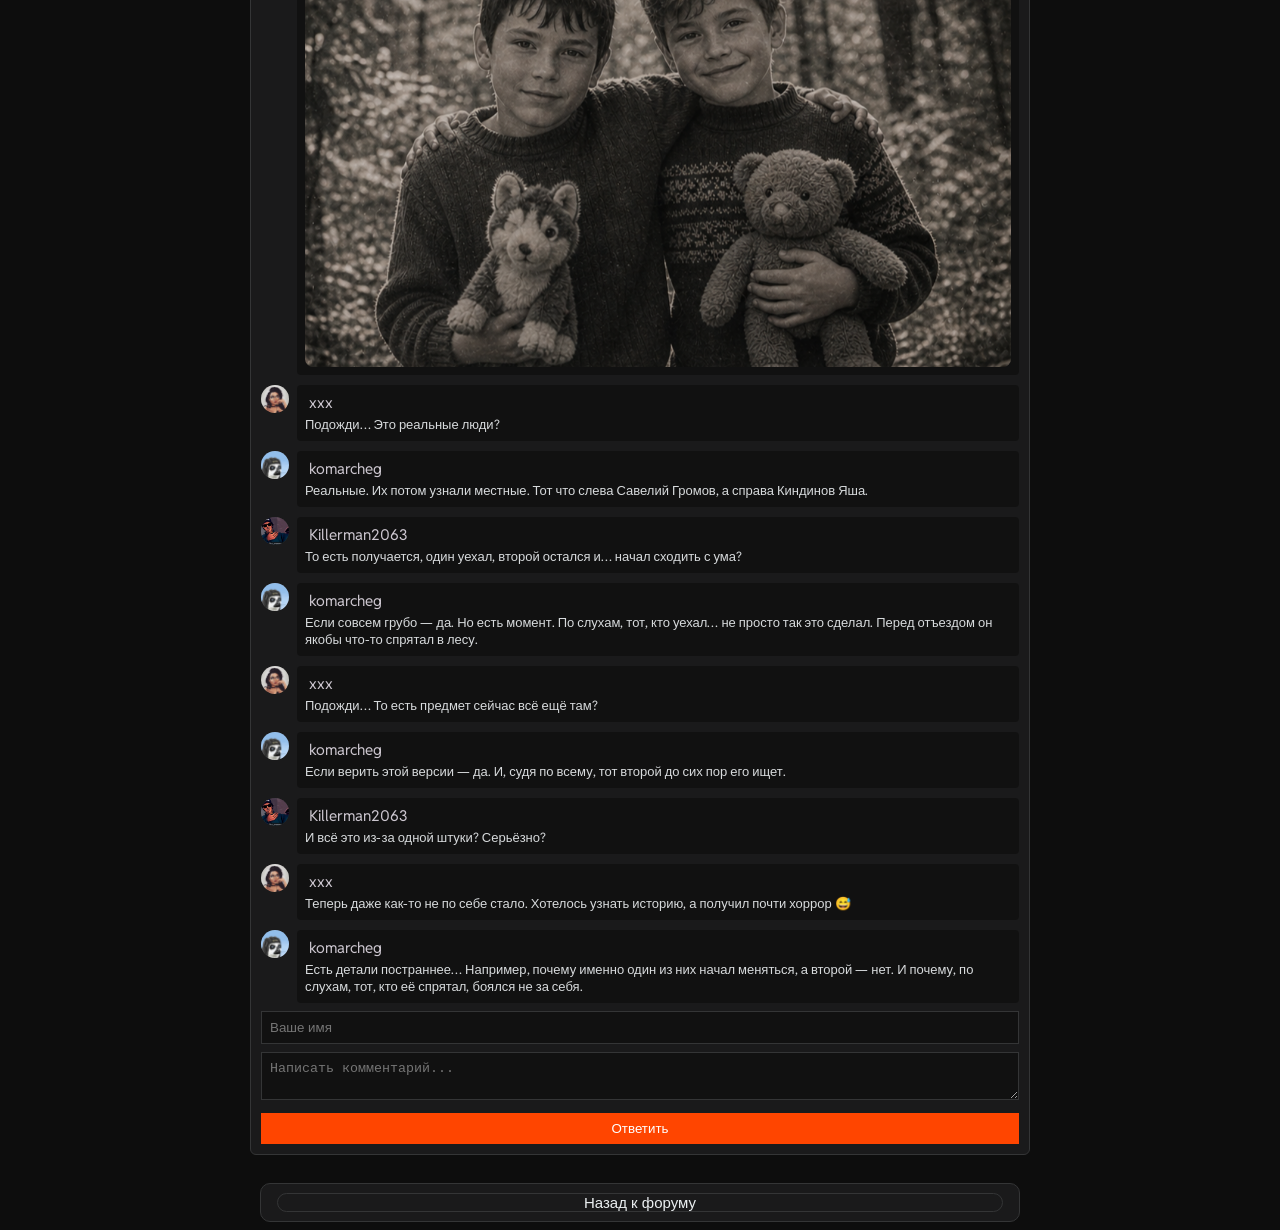
<file: topic2.html>
<!DOCTYPE html>
<html lang="ru">
<head>
<meta charset="UTF-8">
<meta name="viewport" content="width=device-width, initial-scale=1.0, viewport-fit=cover">
<link rel="stylesheet" href="style.css">
<title>Форум</title>
</head>
<body>
<div class="overlay"></div>

<div class="container">

  <div class="post">
    <div class="content">

      <div class="title-topic2">
        Тайна Чернолесья — кто что знает?
      </div>

      <div class="meta">создал Killerman2063 • 1 час назад</div>

      <div class="text">
         Ребят, наткнулся на упоминание о какой-то странной истории, связанной с Чернолесьем. Говорят, там когда-то был утерян некий артефакт или что то типа того, и якобы кто-то его находил. Звучит как байка, но уж слишком часто встречаю намёки. Кто-нибудь в курсе, что это вообще за история?
      </div>
    
    

    

  <!-- КОММЕНТАРИИ -->

    <div class="comment">
      <div class="avatar">
  <img src="avatars/user2.jpg" alt="avatar">
</div>
      <div class="comment-body">
        <div class="username hidden">Аркаша</div>
        <div class="comment-text">
          Слушай, тоже что-то такое слышал краем уха. Типа не просто артефакт, а типа какая то вещь для особенного человека? Но деталей вообще не знаю. Поддерживаю вопрос, интересно, что там на самом деле.
        </div>
      </div>
    </div>

    <div class="comment">
      <div class="avatar">
  <img src="avatars/user3.jpg" alt="avatar">
</div>
      <div class="comment-body">
        <div class="username hidden">komarcheg</div>
        <div class="comment-text">
            История не такая древняя, как обычно рассказывают.
На самом деле всё началось уже в 2000-х.

Двое пацанов, друзья детства, нашли в лесу странную вещь. Наткнулись случайно, просто шарились по старым тропам.

До этого про неё только слухи ходили — мол, «в лесу что-то есть», но никто всерьёз не воспринимал.

А тут — реальная находка.
        </div>
      </div>
    </div>

    <div class="comment">
      <div class="avatar">
  <img src="avatars/user1.jpg" alt="avatar">
</div>
      <div class="comment-body">
        <div class="username hidden">Killerman2063</div>
        <div class="comment-text">
            И что в ней было странного? Ну нашли и нашли, мало ли хлама в лесу.
        </div>
      </div>
    </div>

    <div class="comment">
      <div class="avatar">
  <img src="avatars/user3.jpg" alt="avatar">
</div>
      <div class="comment-body">
        <div class="username hidden">komarcheg</div>
        <div class="comment-text">
            Вот в том и дело, что на первый взгляд — ничего.

Обычная вещь. Без каких-то явных «пугающих» признаков.
Если верить тем, кто её видел — наоборот, ничего отталкивающего в ней не было.

        </div>
      </div>
    </div>

    <div class="comment">
      <div class="avatar">
  <img src="avatars/user1.jpg" alt="avatar">
</div>
      <div class="comment-body">
        <div class="username hidden">Killerman2063</div>
        <div class="comment-text">
            Тогда откуда вся эта история?

        </div>
      </div>
    </div>

    <div class="comment">
      <div class="avatar">
  <img src="avatars/user3.jpg" alt="avatar">
</div>
      <div class="comment-body">
        <div class="username hidden">komarcheg</div>
        <div class="comment-text">
            Из-за того, что началось потом.

Один из них довольно быстро начал вести себя странно.
Стал зацикливаться на этой находке. Постоянно таскал с собой, нервничал, если она пропадала из виду.

И выглядело это так будто он сам вбил себе в голову, что она для него что-то значит.

        </div>
      </div>
    </div>

    <div class="comment">
      <div class="avatar">
  <img src="avatars/user1.jpg" alt="avatar">
</div>
      <div class="comment-body">
        <div class="username hidden">Killerman2063</div>
        <div class="comment-text">
            Типа сам себя накрутил?

        </div>
      </div>
    </div>

     <div class="comment">
      <div class="avatar">
  <img src="avatars/user3.jpg" alt="avatar">
</div>
      <div class="comment-body">
        <div class="username hidden">komarcheg</div>
        <div class="comment-text">
            Похоже на то.

        </div>
      </div>
    </div>

    <div class="comment">
      <div class="avatar">
  <img src="avatars/user1.jpg" alt="avatar">
</div>
      <div class="comment-body">
        <div class="username hidden">Killerman2063</div>
        <div class="comment-text">
            И что, второй просто смотрел на это?
        </div>
      </div>
    </div>

    <div class="comment">
      <div class="avatar">
  <img src="avatars/user3.jpg" alt="avatar">
</div>
      <div class="comment-body">
        <div class="username hidden">komarcheg</div>
        <div class="comment-text">
            Нет. В какой-то момент он вмешался.

По слухам — просто спрятал её.
Без разговоров. Понял, что дальше будет только хуже.

После этого всё и сломалось.

        </div>
      </div>
    </div>

    <div class="comment">
      <div class="avatar">
  <img src="avatars/user1.jpg" alt="avatar">
</div>
      <div class="comment-body">
        <div class="username hidden">Killerman2063</div>
        <div class="comment-text">
            Всмысле сломалось? Типа поругались?
        </div>
      </div>
    </div>

    <div class="comment">
      <div class="avatar">
  <img src="avatars/user3.jpg" alt="avatar">
</div>
      <div class="comment-body">
        <div class="username hidden">komarcheg</div>
        <div class="comment-text">
            Один из них уехал из Чернолесья с семьёй.Резко, без объяснений, вся семья как будто испарилась.

А второй остался.

И вот с ним всё хуже стало. Замкнулся, почти ни с кем не общался. Люди говорили, что он мог часами бродить по лесу.

        </div>
      </div>
    </div>

 <div class="comment">
      <div class="avatar">
  <img src="avatars/user4.jpg" alt="avatar">
</div>
      <div class="comment-body">
        <div class="username hidden">xxx</div>
        <div class="comment-text">
            А родители? Они что, не вмешивались?

        </div>
      </div>
    </div>
   
     <div class="comment">
      <div class="avatar">
  <img src="avatars/user3.jpg" alt="avatar">
</div>
      <div class="comment-body">
        <div class="username hidden">komarcheg</div>
        <div class="comment-text">
            Там отдельная история. У того, кто остался, мать была… мягко говоря, странная.

Звали её Агафья. Жила на отшибе.
Кто-то говорил, что она травами занимается. Кто-то — что «чем-то другим».

Про неё вообще слухов много ходило. Половина деревни считала её ведьмой, половина — просто ебанутой.

Но факт в том, что после той истории она стала ещё более закрытой. И сына от людей отгородила.

        </div>
      </div>
    </div>

    <div class="comment">
      <div class="avatar">
  <img src="avatars/user2.jpg" alt="avatar">
</div>
      <div class="comment-body">
        <div class="username hidden">Аркаша</div>
        <div class="comment-text">
          Подтверждаю. У нас даже говорили, что она знала про эту находку больше, чем остальные.

И якобы сама подогревала у него эту идею, что вещь нужно вернуть.
        </div>
      </div>
    </div>

 <div class="comment">
      <div class="avatar">
  <img src="avatars/user1.jpg" alt="avatar">
</div>
      <div class="comment-body">
        <div class="username hidden">Killerman2063</div>
        <div class="comment-text">
            Слушайте, а есть хоть какие-то доказательства, что это не просто байки?
        </div>
      </div>
    </div>

     <div class="comment">
      <div class="avatar">
  <img class="comment-image" src="avatars/user3.jpg" alt="avatar">
</div>
      <div class="comment-body">
        <div class="username hidden">komarcheg</div>
        <div class="comment-text">
            Есть одна штука.

Я когда-то сохранил фото из старой местной газеты. Оно потом гуляло по форумам.

На снимке как раз те двое. Подростки, лет по 12–13. Стоят на фоне леса.
<div class="comment-image">
  <img src="imagesposts/ya.png" onclick="openImage(this)">
</div>
        </div>
      </div>
    </div>

    <div class="comment">
      <div class="avatar">
  <img src="avatars/user4.jpg" alt="avatar">
</div>
      <div class="comment-body">
        <div class="username hidden">xxx</div>
        <div class="comment-text">
            Подожди… Это реальные люди?

        </div>
      </div>
    </div>

    <div class="comment">
      <div class="avatar">
  <img src="avatars/user3.jpg" alt="avatar">
</div>
      <div class="comment-body">
        <div class="username hidden">komarcheg</div>
        <div class="comment-text">
           Реальные. Их потом узнали местные.
Тот что слева Савелий Громов, а справа Киндинов Яша.

        </div>
      </div>
    </div>

<div class="comment">
      <div class="avatar">
  <img src="avatars/user1.jpg" alt="avatar">
</div>
      <div class="comment-body">
        <div class="username hidden">Killerman2063</div>
        <div class="comment-text">
            То есть получается, один уехал, второй остался и… начал сходить с ума?
        </div>
      </div>
    </div>

    <div class="comment">
      <div class="avatar">
  <img src="avatars/user3.jpg" alt="avatar">
</div>
      <div class="comment-body">
        <div class="username hidden">komarcheg</div>
        <div class="comment-text">
           Если совсем грубо — да.

Но есть момент.
По слухам, тот, кто уехал… не просто так это сделал.

Перед отъездом он якобы что-то спрятал в лесу.

        </div>
      </div>
    </div>


  <div class="comment">
      <div class="avatar">
  <img src="avatars/user4.jpg" alt="avatar">
</div>
      <div class="comment-body">
        <div class="username hidden">xxx</div>
        <div class="comment-text">
            Подожди… То есть предмет сейчас всё ещё там?

        </div>
      </div>
    </div>

      <div class="comment">
      <div class="avatar">
  <img src="avatars/user3.jpg" alt="avatar">
</div>
      <div class="comment-body">
        <div class="username hidden">komarcheg</div>
        <div class="comment-text">
           Если верить этой версии — да.

И, судя по всему, тот второй до сих пор его ищет.

        </div>
      </div>
    </div>

    <div class="comment">
      <div class="avatar">
  <img src="avatars/user1.jpg" alt="avatar">
</div>
      <div class="comment-body">
        <div class="username hidden">Killerman2063</div>
        <div class="comment-text">
            И всё это из-за одной штуки? Серьёзно?
        </div>
      </div>
    </div>

    <div class="comment">
      <div class="avatar">
  <img src="avatars/user4.jpg" alt="avatar">
</div>
      <div class="comment-body">
        <div class="username hidden">xxx</div>
        <div class="comment-text">
            Теперь даже как-то не по себе стало. Хотелось узнать историю, а получил почти хоррор 😅

        </div>
      </div>
    </div>

     <div class="comment">
      <div class="avatar">
  <img src="avatars/user3.jpg" alt="avatar">
</div>
      <div class="comment-body">
        <div class="username hidden">komarcheg</div>
        <div class="comment-text">
           Есть детали постраннее…
Например, почему именно один из них начал меняться, а второй — нет.

И почему, по слухам, тот, кто её спрятал, боялся не за себя.

        </div>
      </div>
    </div>

    

    <!-- форма -->
    <div class="comment-form">
      <input placeholder="Ваше имя">
      <textarea placeholder="Написать комментарий..."></textarea>
      <button onclick="addComment(this)">Ответить</button>
    </div>
    </div>

  

  <!-- кнопки снизу -->

  

</div>

<div class="post-footer-actions">

<button class="forum-back-btn">
    <a href="forum.html" class="forum-back-btn nav-link">
       Назад к форуму
    </a>
    </button>

  </div>

  





<script src="app.js"></script>

</body>
</html>
</file>
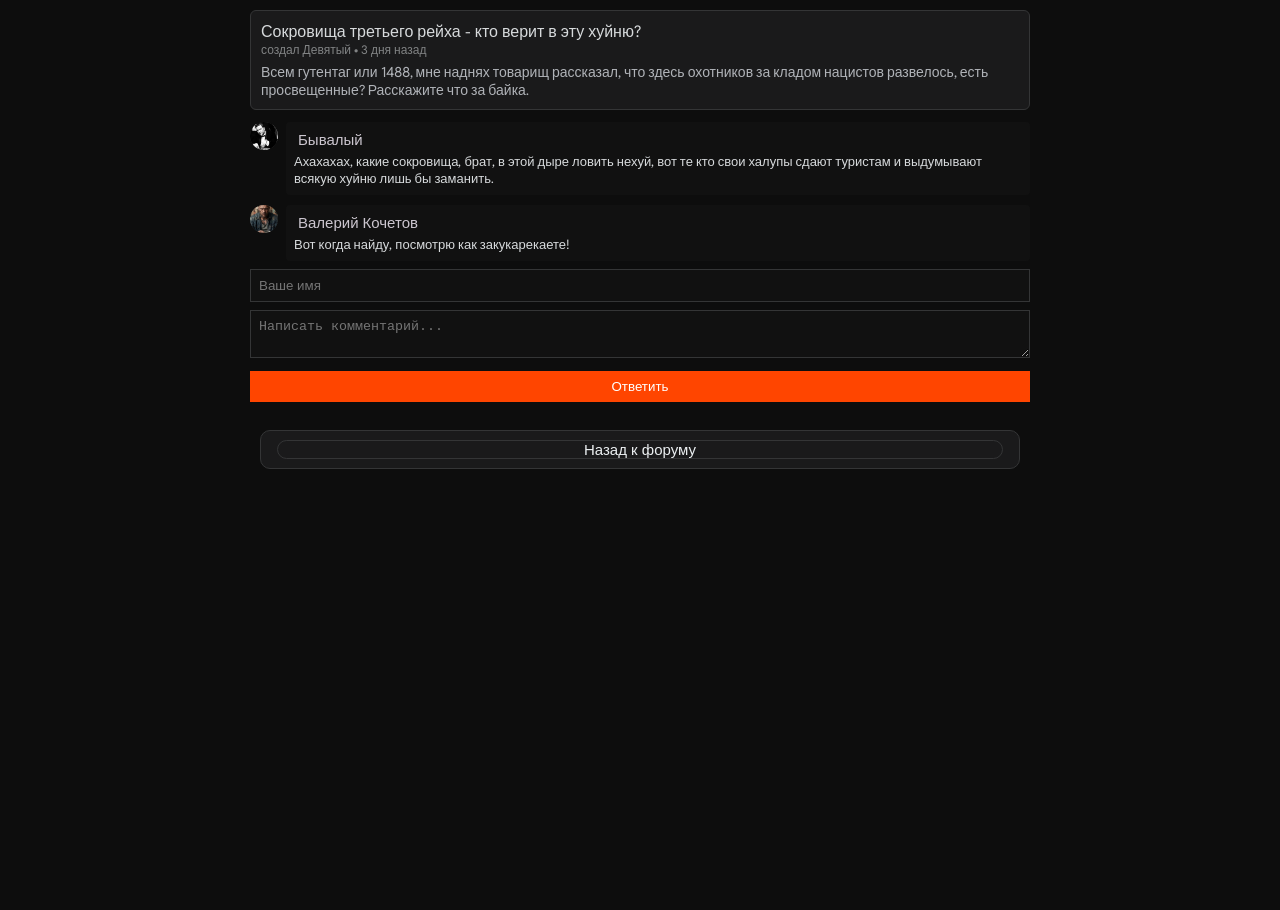
<file: topic3.html>
<!DOCTYPE html>
<html lang="ru">
<head>
<meta charset="UTF-8">
<meta name="viewport" content="width=device-width, initial-scale=1.0, viewport-fit=cover">
<link rel="stylesheet" href="style.css">
<title>Форум</title>
</head>
<body>


<div class="container">

  <div class="post">
    <div class="content">

      <div class="title">
       Сокровища третьего рейха - кто верит в эту хуйню?
      </div>

      <div class="meta">создал Девятый • 3 дня назад</div>

      <div class="text">
        Всем гутентаг или 1488, мне наднях товарищ рассказал, что здесь охотников за кладом нацистов развелось, есть просвещенные? Расскажите что за байка.
      </div>

    </div>
  </div>

  <!-- КОММЕНТАРИИ -->

    <div class="comment">
      <div class="avatar">
  <img src="avatars/byvaliy.jpg" alt="avatar">
</div>
      <div class="comment-body">
        <div class="username hidden">Бывалый</div>
        <div class="comment-text">
          Ахахахах, какие сокровища, брат, в этой дыре ловить нехуй, вот те кто свои халупы сдают туристам и выдумывают всякую хуйню лишь бы заманить.
        </div>
      </div>
    </div>

    <div class="comment">
      <div class="avatar">
  <img src="avatars/zek.png" alt="avatar">
</div>
      <div class="comment-body">
        <div class="username hidden">Валерий Кочетов</div>
        <div class="comment-text">
            Вот когда найду, посмотрю как закукарекаете!
        </div>
      </div>
    </div>

    

    <!-- форма -->
    <div class="comment-form">
      <input placeholder="Ваше имя">
      <textarea placeholder="Написать комментарий..."></textarea>
      <button onclick="addComment(this)">Ответить</button>
    </div>

  <div class="post-footer-actions">

<button class="forum-back-btn">
    <a href="forum.html" class="forum-back-btn nav-link">
       Назад к форуму
    </a>
    </button>

  </div>

  </div>

  <!-- кнопки снизу -->




<script src="app.js"></script>

</body>
</html>
</file>
<file: style.css>
/* ===== ШРИФТЫ ===== */
@import url('https://fonts.googleapis.com/css2?family=Reddit+Display:wght@400;700&family=Reddit+Sans:wght@400;500;700&display=swap');

/* ===== БАЗА ===== */
html {
  background: #0d0d0d; /* Чтобы даже при перепрокрутке всё было черным */
  height: 100%;
}

body {
  margin: 0;
  min-height: 100dvh; /* Динамическая высота (учитывает панель адреса) */
  font-family: 'Reddit Sans', Arial, sans-serif;
  background: #0d0d0d;
  color: #d7dadc;
  overflow-y: scroll;
  transition: opacity 0.2s ease;
}

* {
  box-sizing: border-box;
}

body.loaded {
  opacity: 1;
}

a {
  text-decoration: none;
  color: inherit;
  -webkit-tap-highlight-color: transparent;
}

.forum-back-btn {
  width: 100%;
  display: flex;
  justify-content: center;
  margin: 8px 10px 8px;
  background: #1a1a1b;
  border: 1px solid #343536;
  border-radius: 10px;

  color: #ebeff1;
  text-decoration: none;
  font-size: 15px;
  font-weight: 500;

  transition: 0.2s;
  
}

/* ЗУМ изображения */ 

.image-overlay {
  position: fixed;
  inset: 0;
  background: rgba(0,0,0,0.92);

  display: flex;
  align-items: center;
  justify-content: center;

  z-index: 9999;

  animation: fadeIn 0.15s ease;
}

.zoomed-image {
  max-width: 95%;
  max-height: 95%;
  border-radius: 10px;
}

@keyframes fadeIn {
  from { opacity:0; }
  to { opacity:1; }
}

/* ===== HEADER ===== */
header {
  background: #1a1a1b;
  border-bottom: 1px solid #343536;
}

.header-inner {
  display: flex;
  align-items: center;
  justify-content: space-between;
  padding: calc(12px + env(safe-area-inset-top)) 16px 12px 16px;
}

.burger {
  font-size: 22px;
  color: #fff;
  cursor: pointer;
  z-index: 1100;
}

body.menu-open .burger {
  opacity: 0;
  pointer-events: none;
}

.title-main {
  display: flex;
  justify-content: center;
  align-items: center;
  flex: 1;
}

.title-main svg {
  height: 32px;
  filter: drop-shadow(0 0 6px rgba(255,255,255,0.4));
}

.search {
  font-size: 18px;
  color: #fff;
  cursor: pointer;
}

/* ===== КОНТЕЙНЕР ===== */
.container {
  max-width: 800px;
  margin: 10px auto;
  padding: 0 10px;
}

/* ===== ПОСТЫ ===== */
.post {
  display: flex;
  background:#1a1a1b;
  border:1px solid #343536;
  margin-bottom:12px;
  border-radius:6px;
  transition:0.2s;
}

.post:hover {
  border-color: #4f5254;
}

.content {
  padding: 10px;
  flex: 1;
}

.title {
  font-size: 16px;
}

.page-title {
  text-align: center;
  font-size: 20px;
  
}

.page-title1 {
  text-align: left;
  font-size: 16px;
  
}

.zek img {
  width:50px;
  height:50px;
  border-radius:50%;
  object-fit:cover;
}

.section-title {
  font-size: 18px;
  font-weight: 500;
  text-align: center;
  margin-top: 10px;
}

.ochernolesie img {
  width:100%;
  border-radius:6px;
  margin-top:10px;

}

.title a {
  font-weight: 500;
}

.title a:hover {
  color: #fff;
}

.meta {
  font-size: 12px;
  color: #818384;
  margin-bottom: 6px;
}

/* Контейнер для ошибки */
.error-container {
    display: flex;
    flex-direction: column;
    justify-content: center; /* Центр по вертикали */
    align-items: center;     /* Центр по горизонтали */
    min-height: calc(100dvh - 80px); /* Вычитаем высоту хедера */
    text-align: center;
}

.error-content {
    max-width: 500px;
    padding: 20px;
}

/* Стили для твоего изображения */
.error-img {
    width: 100%;
    max-width: 350px; /* Ограничиваем размер на ПК */
    height: auto;
    border-radius: 15px;
    margin-bottom: 24px;
    filter: drop-shadow(0 0 15px rgba(255, 69, 0, 0.2)); /* Легкое свечение */
}

.error-content h1 {
    font-family: 'Reddit Display', sans-serif;
    font-size: 28px;
    color: #fff;
    margin-bottom: 12px;
    text-align: center;
}

/* Контейнер, в котором лежит кнопка */
.error-content {
    display: flex;
    flex-direction: column; /* Элементы встанут друг под другом */
    align-items: center;    /* Центрирует элементы (кнопку, текст) по горизонтали */
    justify-content: center; 
    text-align: center;
}

/* Сама кнопка (убираем лишнее) */
.error-back-btn {
    display: inline-block;
    background: #ff4500;
    color: #fff;
    padding: 12px 24px;
    border-radius: 25px;
    font-weight: 700;
    text-decoration: none; /* Чтобы убрать подчеркивание ссылки */
    transition: transform 0.2s ease;
}

.error-back-btn:active {
    transform: scale(0.95); /* Эффект нажатия на айфоне */
}

.text {
  font-size: 14px;
  color: #b0b3b8;
}

/* ===== ПРЕВЬЮ ===== */
.post-preview {
  display: flex;
  gap: 10px;
  margin-top: 8px;
}

.post-preview img {
  width: 120px;
  height: 80px;
  object-fit: cover;
  border-radius: 4px;
}

/* ===== КОММЕНТЫ ===== */
.comments {
  margin-top: 10px;
}

.comment {
  display: flex;
  margin-top: 10px;
}

.avatar {
  width: 28px;
  height: 28px;
  border-radius: 50%;
  background: #333;
  display: flex;
  align-items: center;
  justify-content: center;
  font-size: 10px;
  margin-right: 8px;
}
  .avatar img {
  width: 100%;
  height: 100%;
  border-radius: 50%;
  object-fit: cover;
}


.comment-body {
  background: #111;
  padding: 8px;
  border-radius: 4px;
  flex: 1;
}

.username {

  font-size: 15px;
  color: #818384;
}

.username.hidden {
  color: #ccc6cf;
  margin-left: 4px;
  margin-bottom: 4px;
  
}

.title-topic2 {
  color: #d7dadc
}

.comment-text {
  font-size: 13px;
  
}

.comment-form input,
.comment-form textarea {
  width: 100%;
  margin-top: 8px;
  padding: 8px;
  background: #111;
  border: 1px solid #343536;
  color: #d7dadc;
}

.comment-form button {
  margin-top: 8px;
  padding: 8px;
  background: #ff4500;
  border: none;
  color: #fff;
  width: 100%;
}

/* ===== SIDEBAR ===== */
.sidebar {
  position: fixed;
  top: 0;
  left: 0;
  width: 260px;
  height: 100dvh; /* "Dynamic Viewport Height" — идеальное решение для iOS */
  background: #111;
  border-right: 1px solid #343536;
  padding: 20px 10px 0 10px;
  transform: translateX(-100%);
  opacity: 0;
  transition: transform 0.35s ease, opacity 0.25s ease;
  z-index: 1000;
  display: flex;
  flex-direction: column;
}

.sidebar.open {
  transform: translateX(0);
  opacity: 1;
}

.sidebar-header {
  margin-bottom: 10px;
  padding-left: 8px;
}

.sidebar-title {
  font-family: 'Reddit Display', sans-serif;
  color: #fff;
  font-size: 16px;
}

.sidebar-content {
  flex: 1;
  overflow-y: auto;
  cursor: pointer;
}

.sidebar a {
  margin: 10px 0;
  font-size: 18px;
  display: flex;
  align-items: center;
  gap: 10px;
  padding-left: 8px;
}

.sidebar a svg {
  width: 18px;
  height: 18px;
  fill: #d7dadc;
}

.sidebar a:hover {
  color: #fff;
}

.sidebar a:hover svg {
  fill: #fff;
}

.sidebar-footer {
  text-align: center;
  font-size: 11px;
  color: #666;
  padding: 20px 0 calc(20px + env(safe-area-inset-bottom)) 0;
  border-top: 1px solid #222;
}

/* ===== OVERLAY ===== */
.overlay {
  position: fixed;
  top: 0;
  left: 0;
  right: 0;
  bottom: 0;
  width: 100vw;
  height: 100vh;
  background: rgba(0,0,0,0.5);
  opacity: 0;
  pointer-events: none;
  transition: 0.3s;
  z-index: 900;
}

body.menu-open .overlay {
  opacity: 1;
  pointer-events: auto;
}

/* ===== МИГАЛКА ===== */
@keyframes blink-siren {
  0% { opacity:1; transform:scale(1); fill:#ff3b3b; }
  50% { opacity:0.6; transform:scale(1.1); fill:#3b82ff; }
  100% { opacity:1; transform:scale(1); fill:#ff3b3b; }
}

.siren svg {
  animation: blink-siren 2s infinite linear;
}

/* ===== MOBILE ===== */
@media(max-width:600px) {

  .post {
    flex-direction: column;
  }

  .post-preview {
    flex-direction: column;
  }

  .post-preview img {
    width: 100%;
    height: auto;
  }

  .sidebar {
    width: 220px;
  }
}

/* Кнопка поделиться */

 .share-btn {
    margin-bottom: 18px;
  margin-left: 16px;
  font-size: 16px;
  display: inline-flex;
  align-items: center;
  gap: 6px;
  cursor: pointer;
  font-size: 16px;
  color: #ebeff1;
  
} 

.share-btn svg {
    
  width: 16px;
  height: 16px;
  fill: #ebeff1;
}

.share-btn:hover {
  color: #d7dadc;
}
/* Футер поста */

.post-footer-actions {
  
  display: flex;
  justify-content: space-between;
  align-items: center;
  margin-top: 20px;

}

.back-btn {
  margin-bottom: 18px;
  margin-right: 16px;
  font-size: 16px;
  color: #ebeff1;
  text-decoration: none;
  transition: 0.15s;
}

.back-btn:hover {
  color: #d7dadc;
}

/* Всплывающие окно */

.share-modal {
  position: fixed;
  top:0;
  left:0;
  width:100%;
  height:100%;
  background: rgba(0,0,0,0.6);
  display:flex;
  align-items:center;
  justify-content:center;
  opacity:0;
  pointer-events:none;
  transition:0.2s;
  z-index:2000;
}

.share-modal.open {
  opacity:1;
  pointer-events:auto;
}

.share-content {
  background:#1a1a1b;
  padding:20px;
  border-radius:10px;
  width:260px;
  text-align:center;
}

.share-title {
  font-size:16px;
  margin-bottom:12px;
}

.share-option {
  padding:10px;
  background:#111;
  margin:6px 0;
  border-radius:6px;
  cursor:pointer;
}

.share-option:hover {
  background:#2a2a2a;
}

.close-btn {
  margin-top:10px;
  padding:8px;
  width:100%;
  background:#ff4500;
  border:none;
  color:#fff;
  border-radius:6px;
}

.share-btn:hover svg {
  fill: #d7dadc;
}

/* Просмотры */

.post-views {
  display: flex;
  align-items: center;
  gap: 6px;
  margin-top: 20px;
  font-size: 13px;
  color: #818384;
}

.post-views svg {
  width: 16px;
  height: 16px;
  fill: #818384;
}

.post-views span {
  line-height: 1;
}

.comment-image img {
  margin-top: 10px;
  max-width: 100%;
  height: auto;
  display: block;
  border-radius: 8px;
}

.forum-post {
  display: block;
}
</file>
